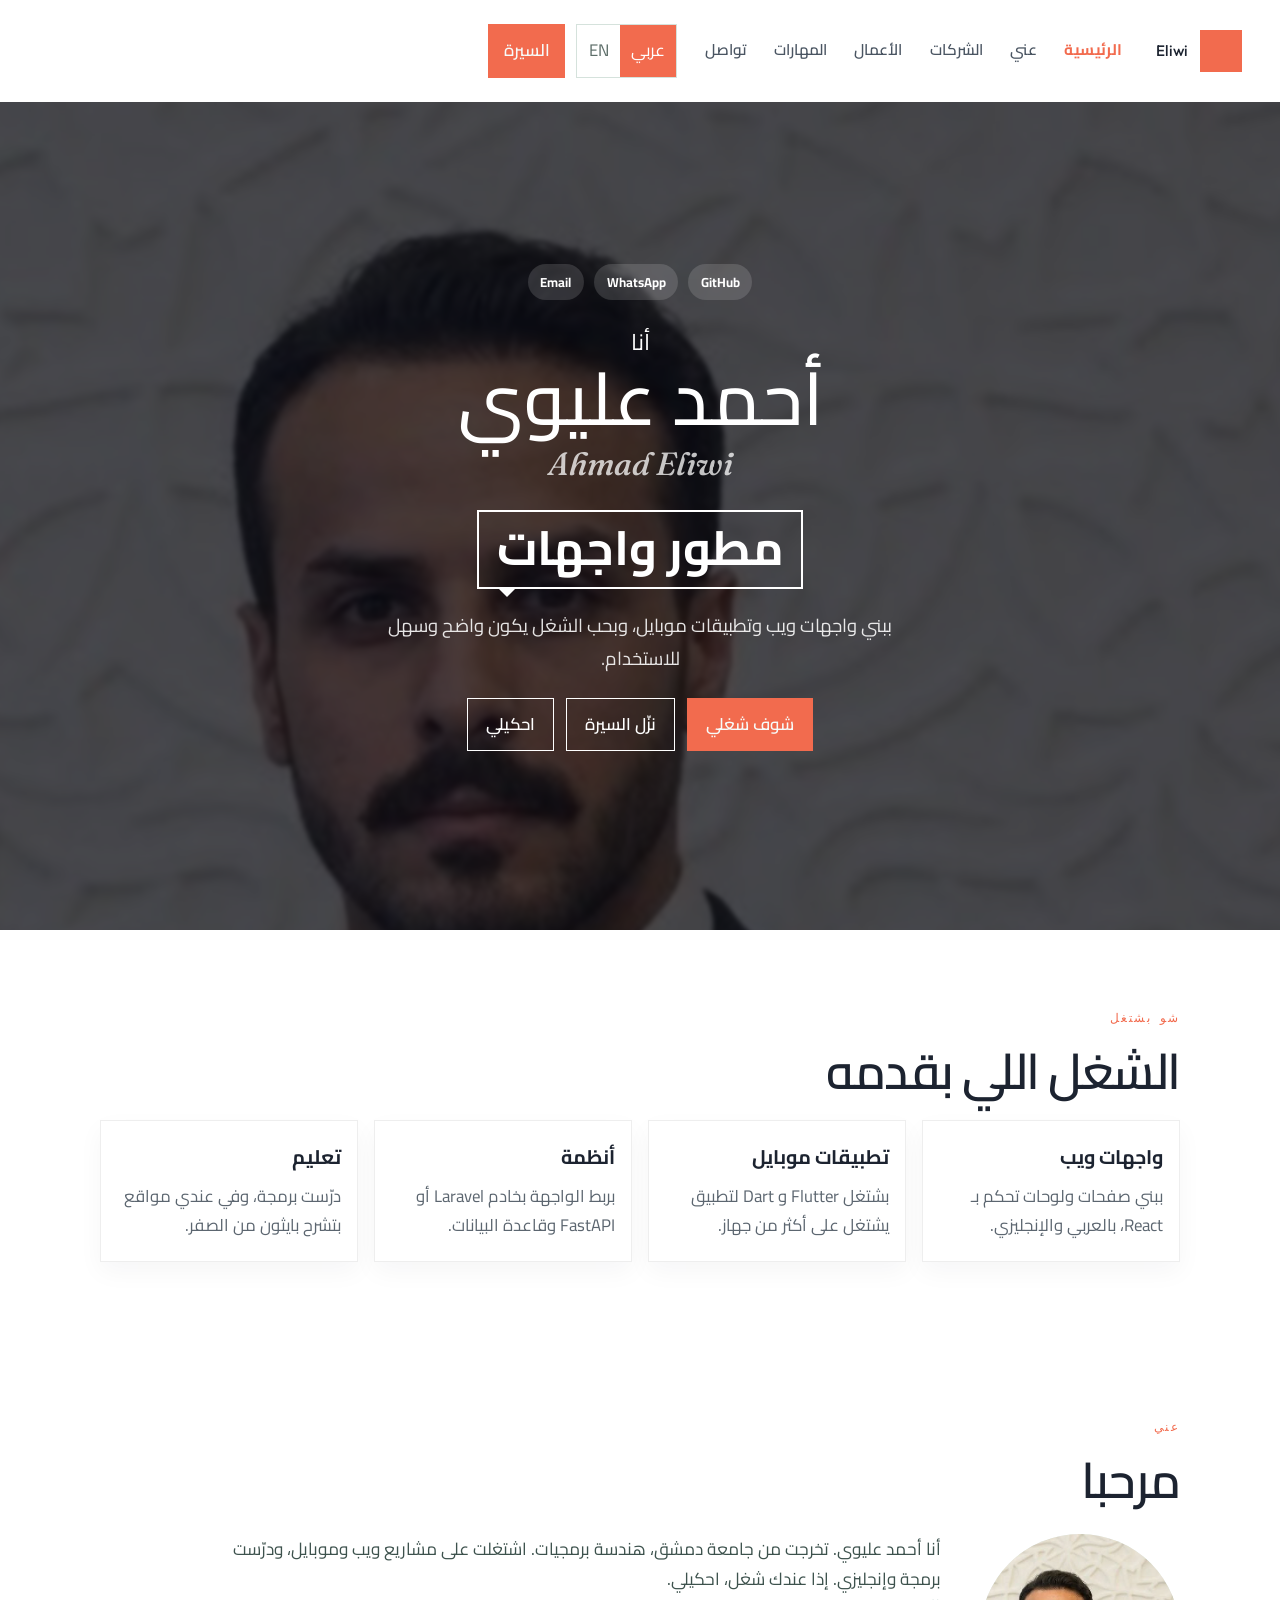
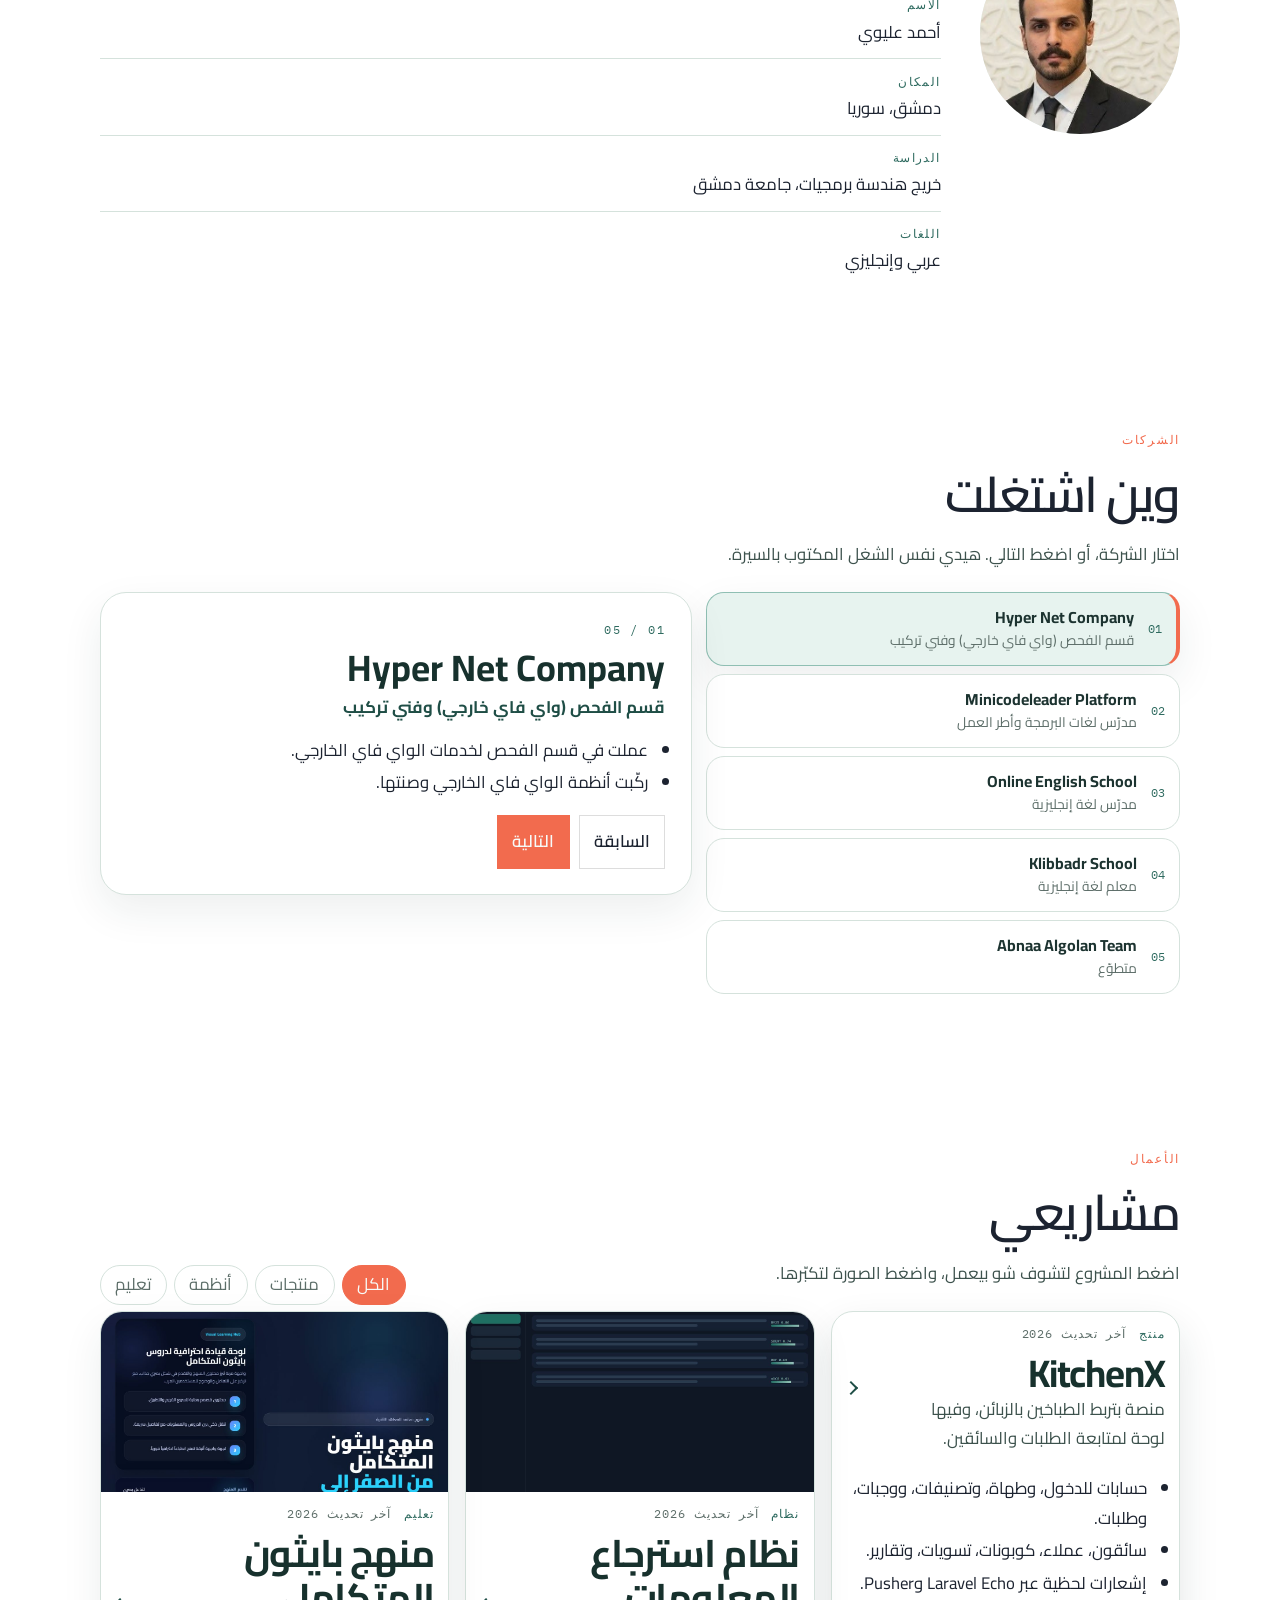
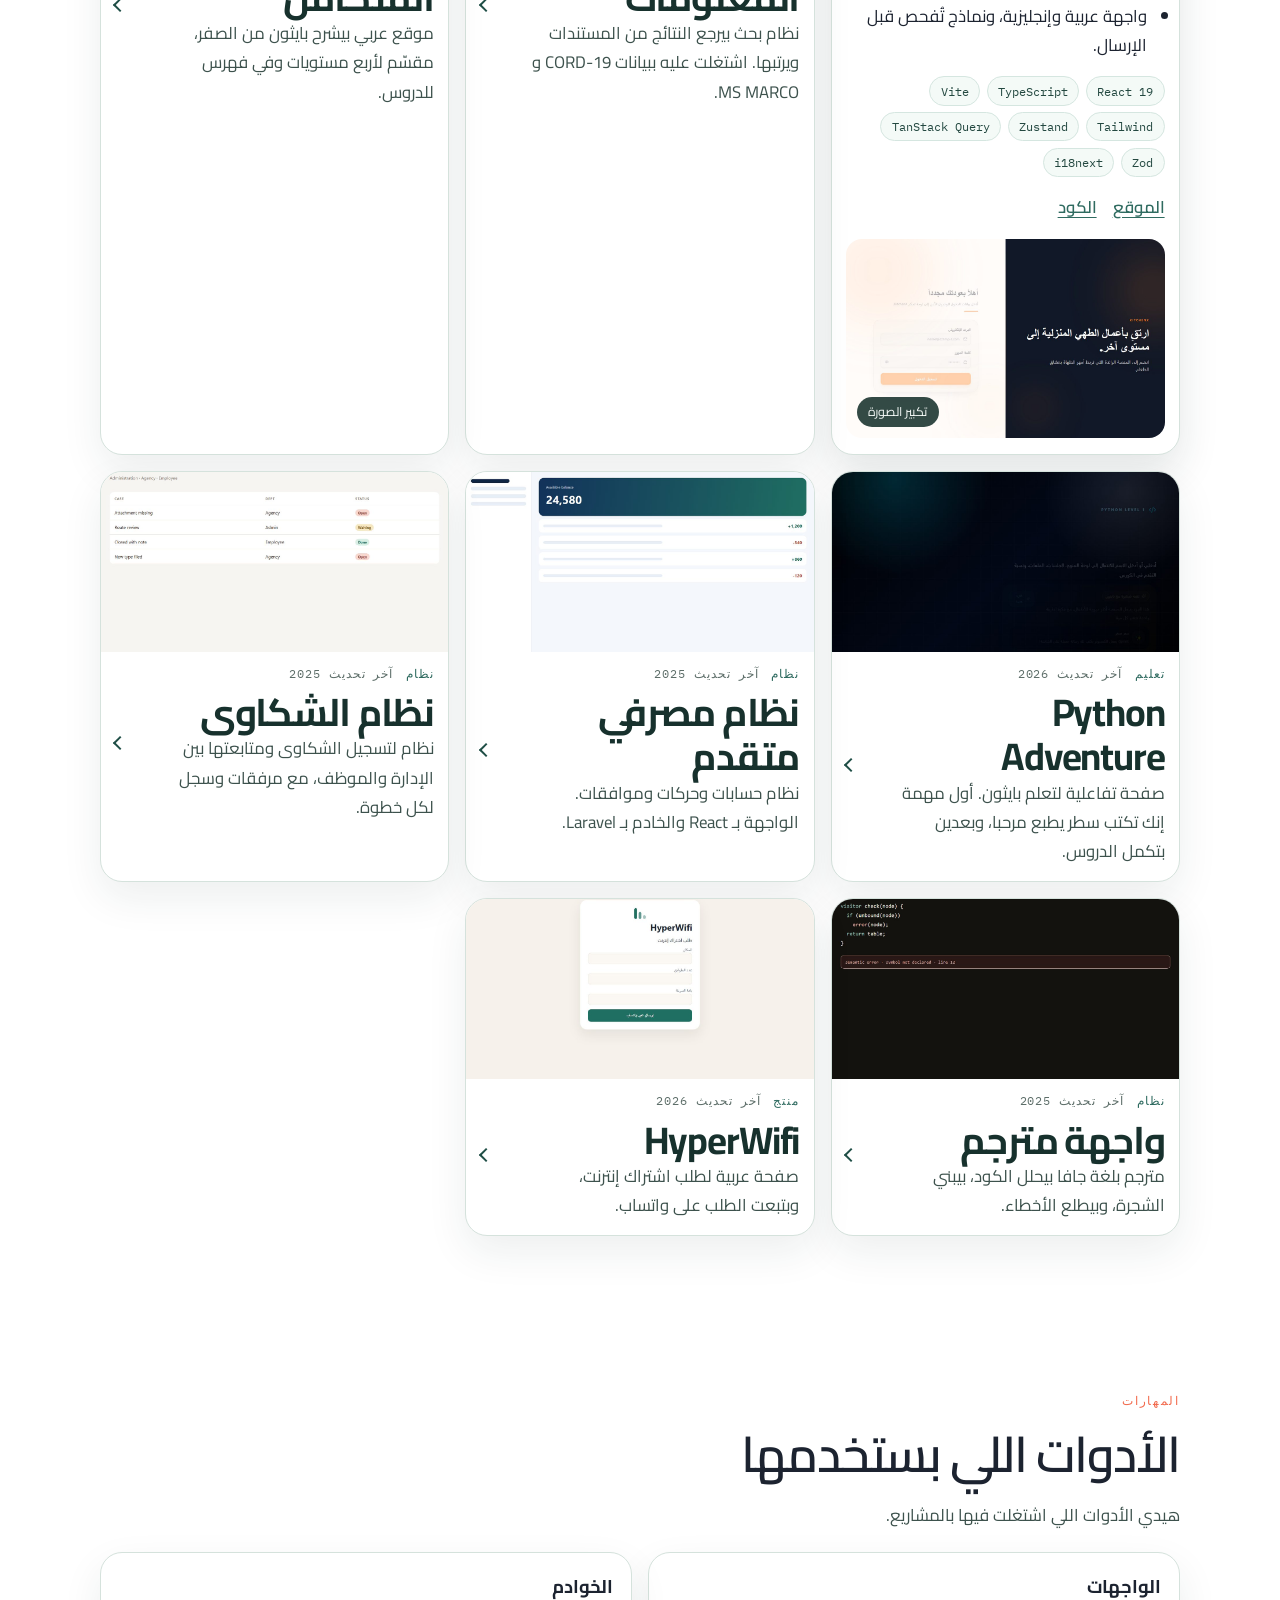
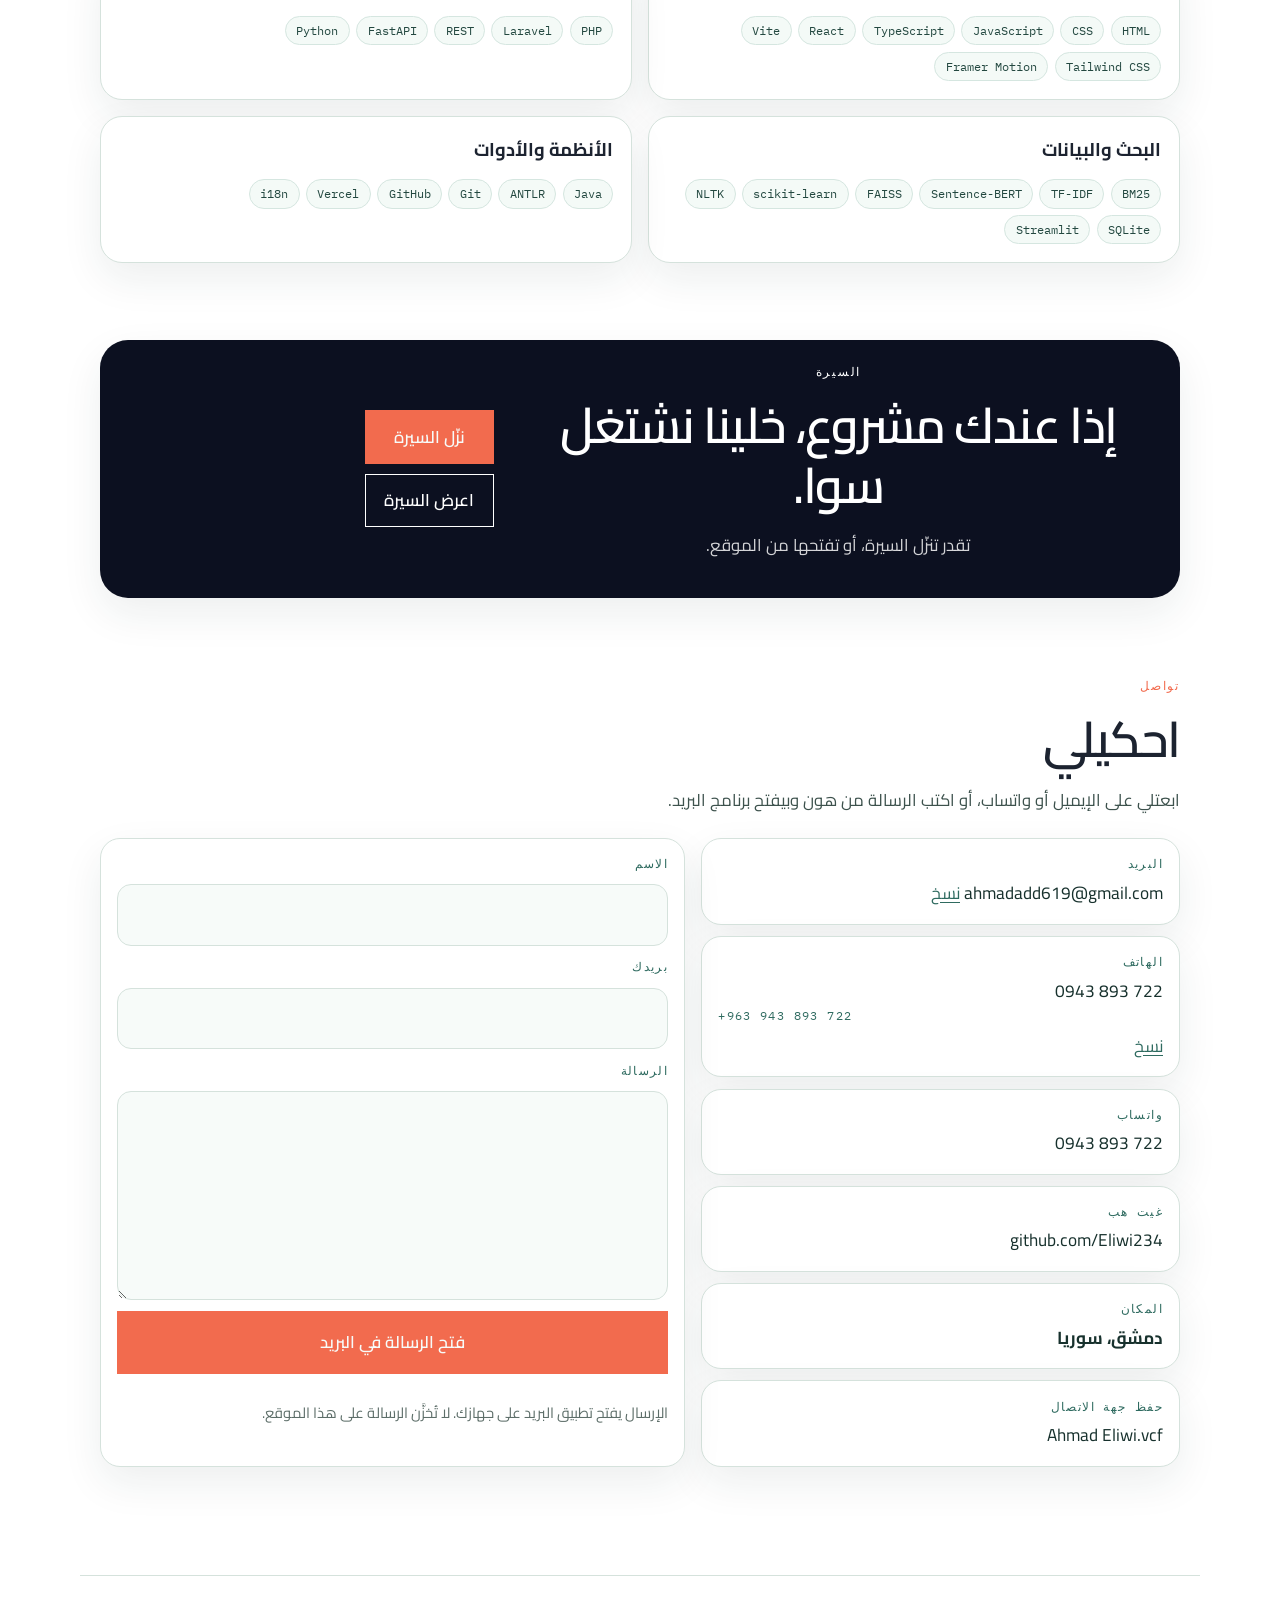
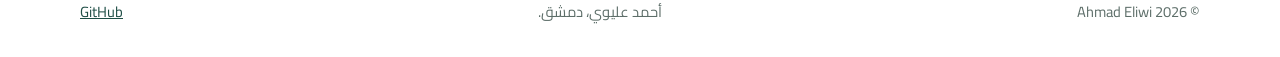
<file: index.html>
<!DOCTYPE html>
<html lang="ar" dir="rtl">
<head>
  <meta charset="UTF-8">
  <meta name="viewport" content="width=device-width, initial-scale=1">
  <meta name="description" content="بورتفوليو أحمد عليوي، مهندس برمجيات خريج جامعة دمشق.">
  <meta name="theme-color" content="#e7eeea">
  <meta name="author" content="Ahmad Eliwi">
  <meta property="og:title" content="أحمد عليوي — مهندس برمجيات">
  <meta property="og:description" content="منتجات ويب، أنظمة، وتجارب تعليمية عربية. دمشق.">
  <meta property="og:type" content="website">
  <meta property="og:url" content="https://eliwi234.github.io/My-portfolio/">
  <link rel="icon" href="assets/favicon.svg" type="image/svg+xml">
  <link rel="stylesheet" href="css/fonts.css">
  <link rel="stylesheet" href="css/styles.css">
  <link rel="stylesheet" href="css/theme.css">
  <title>أحمد عليوي — مهندس برمجيات</title>
  <script>
    (function () {
      var lang = localStorage.getItem("eliwi-lang");
      if (lang !== "en" && lang !== "ar") lang = "ar";
      document.documentElement.lang = lang;
      document.documentElement.dir = lang === "ar" ? "rtl" : "ltr";
    })();
  </script>
  <script type="application/ld+json">
  {
    "@context": "https://schema.org",
    "@type": "Person",
    "name": "Ahmad Eliwi",
    "alternateName": "أحمد عليوي",
    "jobTitle": "Software Engineer",
    "alumniOf": "Damascus University",
    "email": "mailto:ahmadadd619@gmail.com",
    "telephone": "+963943893722",
    "url": "https://github.com/Eliwi234",
    "address": {
      "@type": "PostalAddress",
      "addressLocality": "Damascus",
      "addressCountry": "SY"
    }
  }
  </script>
</head>
<body>
  <a class="skip" href="#content">تخطي إلى المحتوى</a>
  <div class="glow" id="glow" aria-hidden="true"></div>
  <div class="progress" id="progress"></div>

  <header class="nav">
    <a class="brand" href="#top" aria-label="Ahmad Eliwi">
      <span class="brand-mark" aria-hidden="true"></span>
      <span>Eliwi</span>
    </a>
    <button class="nav-toggle" id="nav-toggle" type="button" aria-expanded="false" aria-controls="nav-panel">
      <span></span><span></span>
      <span class="sr" data-i18n="nav.menu">القائمة</span>
    </button>
    <div class="nav-panel" id="nav-panel">
      <nav class="nav-links" aria-label="primary">
        <a href="#top" data-i18n="nav.home">الرئيسية</a>
        <a href="#about" data-i18n="nav.about">عني</a>
        <a href="#companies" data-i18n="nav.companies">الشركات</a>
        <a href="#work" data-i18n="nav.work">الأعمال</a>
        <a href="#skills" data-i18n="nav.skills">المهارات</a>
        <a href="#contact" data-i18n="nav.contact">تواصل</a>
      </nav>
      <div class="nav-tools">
        <div class="lang" role="group" aria-label="language">
          <button type="button" data-lang="ar" aria-pressed="true">عربي</button>
          <button type="button" data-lang="en" aria-pressed="false">EN</button>
        </div>
        <a class="btn small" href="assets/cv/Ahmad-Eliwi-CV.pdf" download>
          <span data-i18n="nav.cv">السيرة</span>
        </a>
      </div>
    </div>
  </header>

  <main id="content">
    <section class="hero" id="top">
      <div class="hero-bg" style="background-image:url(assets/cv/photo.jpg)"></div>
      <div class="hero-shade"></div>
      <div class="hero-center">
        <div class="hero-social">
          <a href="https://github.com/Eliwi234" target="_blank" rel="noreferrer">GitHub</a>
          <a href="https://wa.me/963943893722" target="_blank" rel="noreferrer">WhatsApp</a>
          <a href="mailto:ahmadadd619@gmail.com">Email</a>
        </div>
        <p class="hero-iam" data-i18n="hero.iam">أنا</p>
        <h1 class="hero-name" id="hero-name"><span>أحمد عليوي</span></h1>
        <p class="hero-alt" id="hero-alt">Ahmad Eliwi</p>
        <p class="role-box" id="role-rotate">مهندس برمجيات</p>
        <p class="hero-lead" data-i18n="hero.lead"></p>
        <div class="hero-actions">
          <a class="btn" href="#work" data-i18n="hero.primary">شوف شغلي</a>
          <a class="btn ghost" href="assets/cv/Ahmad-Eliwi-CV.pdf" download data-i18n="cv.download">نزّل السيرة</a>
          <a class="btn ghost" href="#contact" data-i18n="hero.secondary">احكيلي</a>
        </div>
      </div>
    </section>

    <section class="section reveal" id="services">
      <div class="section-head">
        <p class="kicker" data-i18n="services.kicker">شو بشتغل</p>
        <h2 data-i18n="services.title">الشغل اللي بقدمه</h2>
      </div>
      <div class="service-grid">
        <article><h3 data-i18n="services.s1t"></h3><p data-i18n="services.s1d"></p></article>
        <article><h3 data-i18n="services.s2t"></h3><p data-i18n="services.s2d"></p></article>
        <article><h3 data-i18n="services.s3t"></h3><p data-i18n="services.s3d"></p></article>
        <article><h3 data-i18n="services.s4t"></h3><p data-i18n="services.s4d"></p></article>
      </div>
    </section>

    <section class="section reveal" id="about">
      <div class="section-head">
        <p class="kicker" data-i18n="about.kicker">عني</p>
        <h2 data-i18n="about.title"></h2>
      </div>
      <div class="about-grid">
        <div class="portrait-frame">
          <img id="portrait" src="assets/cv/photo.jpg" alt="">
          <span class="monogram" aria-hidden="true">أع</span>
        </div>
        <div>
          <p class="about-body" data-i18n="about.body"></p>
          <dl class="about-list">
          <div><dt data-i18n="about.p1t"></dt><dd data-i18n="about.p1d"></dd></div>
          <div><dt data-i18n="about.p2t"></dt><dd data-i18n="about.p2d"></dd></div>
          <div><dt data-i18n="about.p3t"></dt><dd data-i18n="about.p3d"></dd></div>
          <div><dt data-i18n="about.p4t"></dt><dd data-i18n="about.p4d"></dd></div>
          </dl>
        </div>
      </div>
    </section>

    <section class="section reveal" id="companies">
      <div class="section-head">
        <p class="kicker" data-i18n="companies.kicker">الشركات</p>
        <h2 data-i18n="companies.title"></h2>
        <p class="section-lead" data-i18n="companies.lead"></p>
      </div>
      <div id="company-board" class="company-board"></div>
    </section>

    <section class="section reveal" id="work">
      <div class="section-head split">
        <div>
          <p class="kicker" data-i18n="work.kicker">الأعمال</p>
          <h2 data-i18n="work.title"></h2>
          <p class="section-lead" data-i18n="work.lead"></p>
        </div>
        <div class="filters" role="group">
          <button type="button" data-filter="all" aria-pressed="true" data-i18n="filter.all">الكل</button>
          <button type="button" data-filter="product" aria-pressed="false" data-i18n="filter.product">منتجات</button>
          <button type="button" data-filter="system" aria-pressed="false" data-i18n="filter.system">أنظمة</button>
          <button type="button" data-filter="learning" aria-pressed="false" data-i18n="filter.learning">تعليم</button>
        </div>
      </div>
      <div id="work-list" class="work-list"></div>
    </section>

    <section class="section reveal" id="skills">
      <div class="section-head">
        <p class="kicker" data-i18n="skills.kicker">المهارات</p>
        <h2 data-i18n="skills.title"></h2>
        <p class="section-lead" data-i18n="skills.lead"></p>
      </div>
      <div id="skill-groups" class="skill-groups"></div>
    </section>

    <section class="cv-band reveal" id="cv">
      <div>
        <p class="kicker" data-i18n="cv.kicker">السيرة الذاتية</p>
        <h2 data-i18n="cv.title"></h2>
        <p data-i18n="cv.lead"></p>
      </div>
      <div class="cv-actions">
        <a class="btn" href="assets/cv/Ahmad-Eliwi-CV.pdf" download data-i18n="cv.download">تنزيل السيرة PDF</a>
        <a class="btn ghost" href="cv.html" data-i18n="cv.view">عرض السيرة</a>
      </div>
      <aside class="paper" aria-hidden="true">
        <strong>Ahmad Eliwi</strong>
        <span>Software Engineer</span>
        <span>Damascus University</span>
        <span>ahmadadd619@gmail.com</span>
        <span>+963 943 893 722</span>
        <em></em><em></em><em></em>
      </aside>
    </section>

    <section class="section contact reveal" id="contact">
      <div class="section-head">
        <p class="kicker" data-i18n="contact.kicker">تواصل</p>
        <h2 data-i18n="contact.title"></h2>
        <p class="section-lead" data-i18n="contact.lead"></p>
      </div>

      <div class="contact-grid">
        <div class="channels">
          <article>
            <p data-i18n="contact.email">البريد</p>
            <a href="mailto:ahmadadd619@gmail.com">ahmadadd619@gmail.com</a>
            <button type="button" data-copy="ahmadadd619@gmail.com" data-i18n="contact.copy">نسخ</button>
          </article>
          <article>
            <p data-i18n="contact.phone">الهاتف</p>
            <a href="tel:+963943893722">0943 893 722</a>
            <span class="sub ltr">+963 943 893 722</span>
            <button type="button" data-copy="+963943893722" data-i18n="contact.copy">نسخ</button>
          </article>
          <article>
            <p data-i18n="contact.whatsapp">واتساب</p>
            <a href="https://wa.me/963943893722" target="_blank" rel="noreferrer">0943 893 722</a>
          </article>
          <article>
            <p data-i18n="contact.github">غيت هب</p>
            <a href="https://github.com/Eliwi234" target="_blank" rel="noreferrer">github.com/Eliwi234</a>
          </article>
          <article>
            <p data-i18n="contact.location">المكان</p>
            <strong data-i18n="about.p2d">دمشق، سوريا</strong>
          </article>
          <article>
            <p data-i18n="contact.save">حفظ جهة الاتصال</p>
            <a href="assets/contact/Ahmad-Eliwi.vcf" download>Ahmad Eliwi.vcf</a>
          </article>
        </div>

        <form id="contact-form" class="form">
          <label>
            <span data-i18n="contact.formName">الاسم</span>
            <input id="form-name" name="name" type="text" required autocomplete="name">
          </label>
          <label>
            <span data-i18n="contact.formEmail">بريدك</span>
            <input id="form-email" name="email" type="email" required autocomplete="email">
          </label>
          <label>
            <span data-i18n="contact.formMessage">الرسالة</span>
            <textarea id="form-message" name="message" rows="6" required></textarea>
          </label>
          <button class="btn" type="submit" data-i18n="contact.send">فتح الرسالة في البريد</button>
          <p class="quiet" data-i18n="contact.note"></p>
        </form>
      </div>
    </section>
  </main>

  <footer class="footer">
    <span>© <span id="year">2026</span> Ahmad Eliwi</span>
    <span data-i18n="footer.note"></span>
    <a href="https://github.com/Eliwi234" target="_blank" rel="noreferrer">GitHub</a>
  </footer>

  <div id="lightbox" class="lightbox" hidden>
    <button type="button" class="lightbox-close" id="lightbox-close" data-i18n="project.close">إغلاق</button>
    <img id="lightbox-img" alt="">
  </div>
  <div id="toast" role="status"></div>
  <noscript><p class="noscript">فعّل JavaScript لعرض المشاريع وتبديل اللغة.</p></noscript>

  <script src="js/content.js"></script>
  <script src="js/main.js"></script>
</body>
</html>
</file>
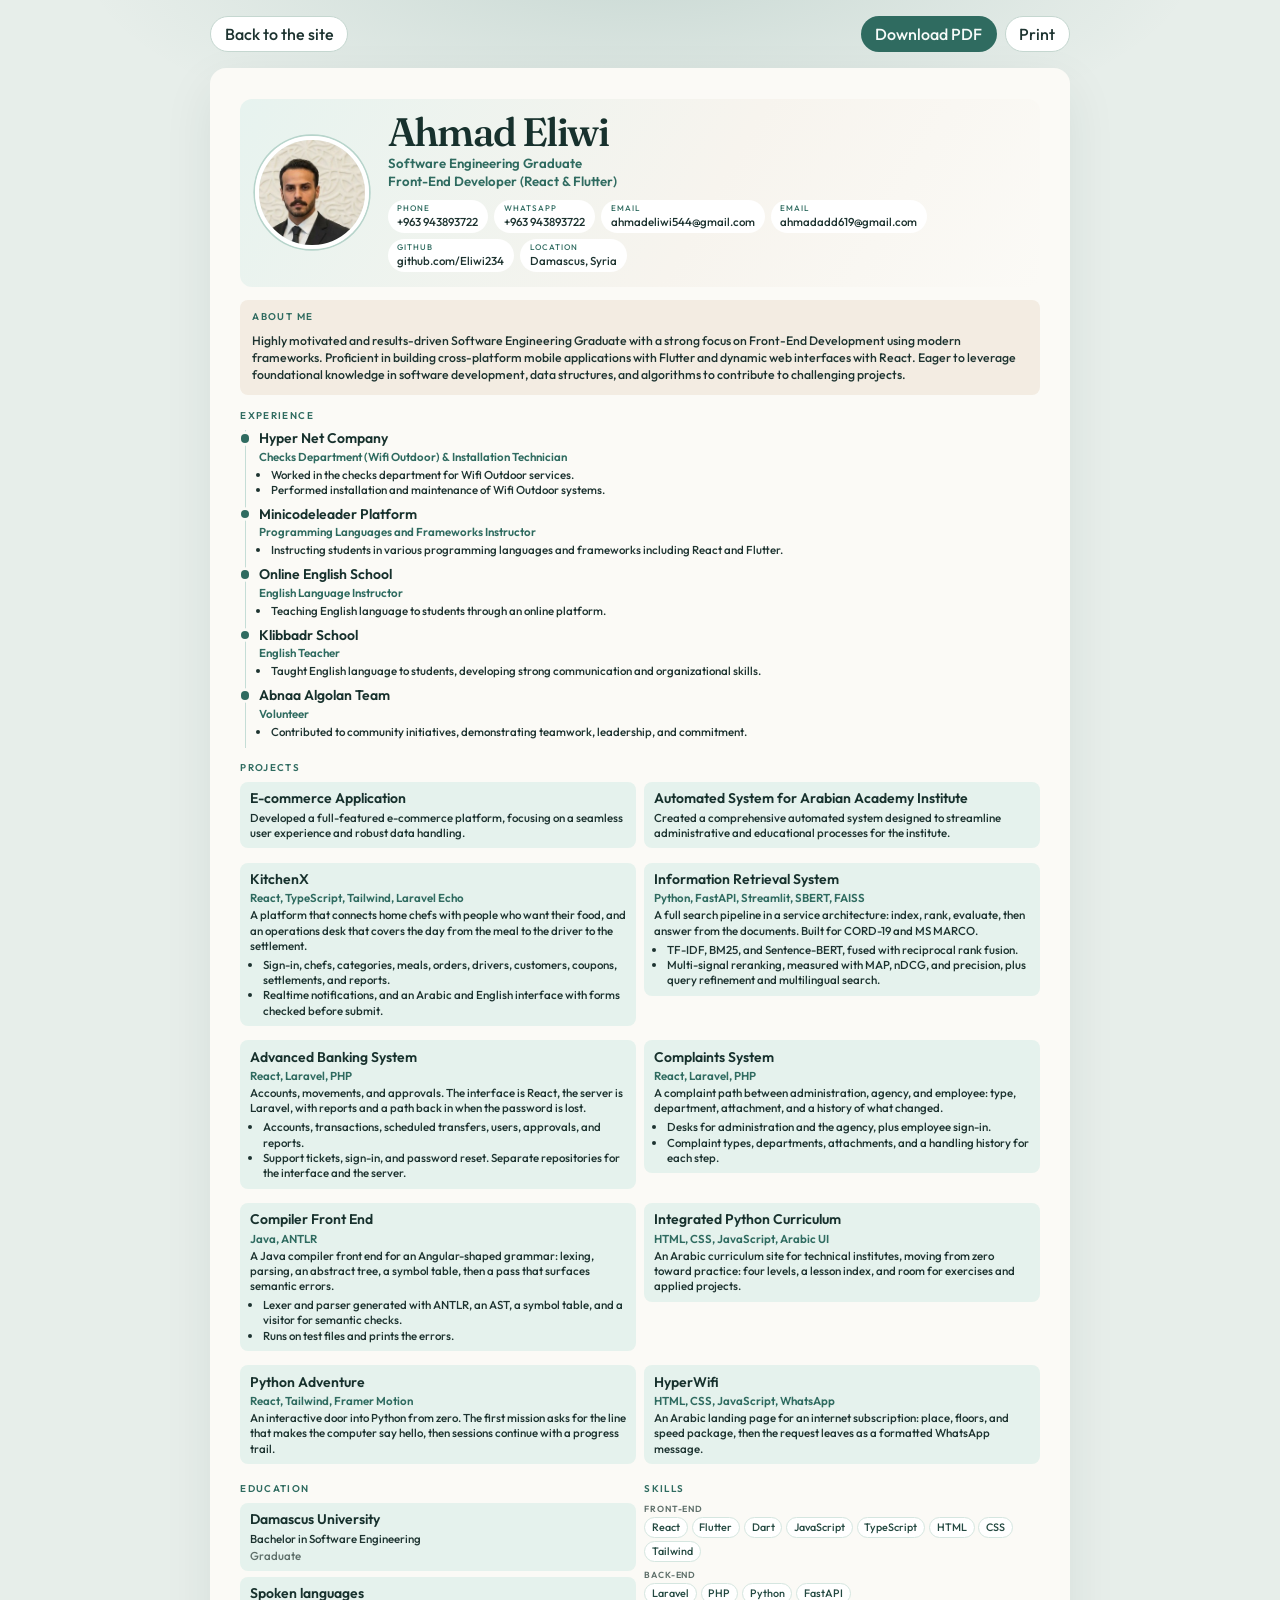
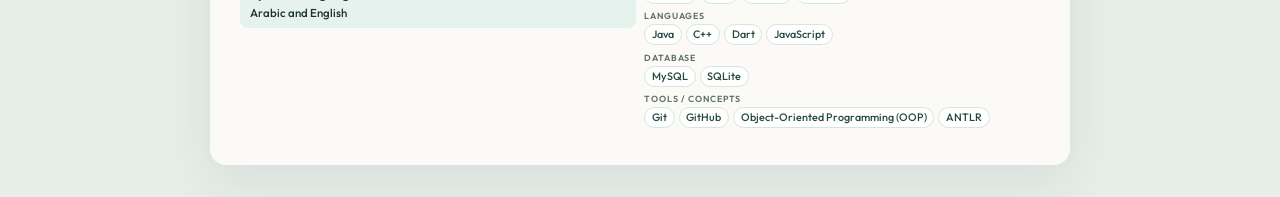
<file: cv.html>
<!DOCTYPE html>
<html lang="en" dir="ltr">
<head>
  <meta charset="UTF-8">
  <meta name="viewport" content="width=device-width, initial-scale=1">
  <title>Ahmad Eliwi — CV</title>
  <link rel="icon" href="assets/favicon.svg" type="image/svg+xml">
  <link rel="stylesheet" href="css/fonts.css">
  <link rel="stylesheet" href="css/cv.css">
</head>
<body>
  <div class="top">
    <a href="index.html">Back to the site</a>
    <div class="top-actions">
      <a class="solid" href="assets/cv/Ahmad-Eliwi-CV.pdf" download>Download PDF</a>
      <a href="#" onclick="window.print(); return false;">Print</a>
    </div>
  </div>

  <article class="sheet">
    <header class="head">
      <img class="photo" src="assets/cv/photo.jpg" alt="Ahmad Eliwi">
      <div class="who">
        <h1>Ahmad Eliwi</h1>
        <p class="role">Software Engineering Graduate<br>Front-End Developer (React &amp; Flutter)</p>
        <ul class="contact">
          <li><span>Phone</span><a href="tel:+963943893722">+963 943893722</a></li>
          <li><span>WhatsApp</span><a href="https://wa.me/963943893722">+963 943893722</a></li>
          <li><span>Email</span><a href="mailto:ahmadeliwi544@gmail.com">ahmadeliwi544@gmail.com</a></li>
          <li><span>Email</span><a href="mailto:ahmadadd619@gmail.com">ahmadadd619@gmail.com</a></li>
          <li><span>GitHub</span><a href="https://github.com/Eliwi234">github.com/Eliwi234</a></li>
          <li><span>Location</span>Damascus, Syria</li>
        </ul>
      </div>
    </header>

    <section class="about">
      <h2>About Me</h2>
      <p>Highly motivated and results-driven Software Engineering Graduate with a strong focus on Front-End Development using modern frameworks. Proficient in building cross-platform mobile applications with Flutter and dynamic web interfaces with React. Eager to leverage foundational knowledge in software development, data structures, and algorithms to contribute to challenging projects.</p>
    </section>

    <div class="body">
      <section class="experience">
        <h2>Experience</h2>

        <div class="jobs">
        <article class="job">
          <h3>Hyper Net Company</h3>
          <p class="position">Checks Department (Wifi Outdoor) &amp; Installation Technician</p>
          <ul>
            <li>Worked in the checks department for Wifi Outdoor services.</li>
            <li>Performed installation and maintenance of Wifi Outdoor systems.</li>
          </ul>
        </article>

        <article class="job">
          <h3>Minicodeleader Platform</h3>
          <p class="position">Programming Languages and Frameworks Instructor</p>
          <ul>
            <li>Instructing students in various programming languages and frameworks including React and Flutter.</li>
          </ul>
        </article>

        <article class="job">
          <h3>Online English School</h3>
          <p class="position">English Language Instructor</p>
          <ul>
            <li>Teaching English language to students through an online platform.</li>
          </ul>
        </article>

        <article class="job">
          <h3>Klibbadr School</h3>
          <p class="position">English Teacher</p>
          <ul>
            <li>Taught English language to students, developing strong communication and organizational skills.</li>
          </ul>
        </article>

        <article class="job">
          <h3>Abnaa Algolan Team</h3>
          <p class="position">Volunteer</p>
          <ul>
            <li>Contributed to community initiatives, demonstrating teamwork, leadership, and commitment.</li>
          </ul>
        </article>
        </div>
      </section>

    </div>

    <section class="block">
      <h2>Projects</h2>
      <div class="projects">
        <article class="card">
          <h3>E-commerce Application</h3>
          <p>Developed a full-featured e-commerce platform, focusing on a seamless user experience and robust data handling.</p>
        </article>
        <article class="card">
          <h3>Automated System for Arabian Academy Institute</h3>
          <p>Created a comprehensive automated system designed to streamline administrative and educational processes for the institute.</p>
        </article>
        <article class="card">
          <h3>KitchenX</h3>
          <p class="meta">React, TypeScript, Tailwind, Laravel Echo</p>
          <p>A platform that connects home chefs with people who want their food, and an operations desk that covers the day from the meal to the driver to the settlement.</p>
          <ul>
            <li>Sign-in, chefs, categories, meals, orders, drivers, customers, coupons, settlements, and reports.</li>
            <li>Realtime notifications, and an Arabic and English interface with forms checked before submit.</li>
          </ul>
        </article>
        <article class="card">
          <h3>Information Retrieval System</h3>
          <p class="meta">Python, FastAPI, Streamlit, SBERT, FAISS</p>
          <p>A full search pipeline in a service architecture: index, rank, evaluate, then answer from the documents. Built for CORD-19 and MS MARCO.</p>
          <ul>
            <li>TF-IDF, BM25, and Sentence-BERT, fused with reciprocal rank fusion.</li>
            <li>Multi-signal reranking, measured with MAP, nDCG, and precision, plus query refinement and multilingual search.</li>
          </ul>
        </article>
        <article class="card">
          <h3>Advanced Banking System</h3>
          <p class="meta">React, Laravel, PHP</p>
          <p>Accounts, movements, and approvals. The interface is React, the server is Laravel, with reports and a path back in when the password is lost.</p>
          <ul>
            <li>Accounts, transactions, scheduled transfers, users, approvals, and reports.</li>
            <li>Support tickets, sign-in, and password reset. Separate repositories for the interface and the server.</li>
          </ul>
        </article>
        <article class="card">
          <h3>Complaints System</h3>
          <p class="meta">React, Laravel, PHP</p>
          <p>A complaint path between administration, agency, and employee: type, department, attachment, and a history of what changed.</p>
          <ul>
            <li>Desks for administration and the agency, plus employee sign-in.</li>
            <li>Complaint types, departments, attachments, and a handling history for each step.</li>
          </ul>
        </article>
        <article class="card">
          <h3>Compiler Front End</h3>
          <p class="meta">Java, ANTLR</p>
          <p>A Java compiler front end for an Angular-shaped grammar: lexing, parsing, an abstract tree, a symbol table, then a pass that surfaces semantic errors.</p>
          <ul>
            <li>Lexer and parser generated with ANTLR, an AST, a symbol table, and a visitor for semantic checks.</li>
            <li>Runs on test files and prints the errors.</li>
          </ul>
        </article>
        <article class="card">
          <h3>Integrated Python Curriculum</h3>
          <p class="meta">HTML, CSS, JavaScript, Arabic UI</p>
          <p>An Arabic curriculum site for technical institutes, moving from zero toward practice: four levels, a lesson index, and room for exercises and applied projects.</p>
        </article>
        <article class="card">
          <h3>Python Adventure</h3>
          <p class="meta">React, Tailwind, Framer Motion</p>
          <p>An interactive door into Python from zero. The first mission asks for the line that makes the computer say hello, then sessions continue with a progress trail.</p>
        </article>
        <article class="card">
          <h3>HyperWifi</h3>
          <p class="meta">HTML, CSS, JavaScript, WhatsApp</p>
          <p>An Arabic landing page for an internet subscription: place, floors, and speed package, then the request leaves as a formatted WhatsApp message.</p>
        </article>
      </div>
    </section>

    <div class="split">
      <section>
        <h2>Education</h2>
        <article class="card">
          <h3>Damascus University</h3>
          <p>Bachelor in Software Engineering</p>
          <p class="note">Graduate</p>
        </article>
        <article class="card">
          <h3>Spoken languages</h3>
          <p>Arabic and English</p>
        </article>
      </section>

      <section>
        <h2>Skills</h2>
        <div class="group">
          <h3>Front-End</h3>
          <div class="pills"><span>React</span><span>Flutter</span><span>Dart</span><span>JavaScript</span><span>TypeScript</span><span>HTML</span><span>CSS</span><span>Tailwind</span></div>
        </div>
        <div class="group">
          <h3>Back-End</h3>
          <div class="pills"><span>Laravel</span><span>PHP</span><span>Python</span><span>FastAPI</span></div>
        </div>
        <div class="group">
          <h3>Languages</h3>
          <div class="pills"><span>Java</span><span>C++</span><span>Dart</span><span>JavaScript</span></div>
        </div>
        <div class="group">
          <h3>Database</h3>
          <div class="pills"><span>MySQL</span><span>SQLite</span></div>
        </div>
        <div class="group">
          <h3>Tools / Concepts</h3>
          <div class="pills"><span>Git</span><span>GitHub</span><span>Object-Oriented Programming (OOP)</span><span>ANTLR</span></div>
        </div>
      </section>
    </div>
  </article>
</body>
</html>
</file>
<file: css/fonts.css>
/* arabic */
@font-face {
  font-family: 'Cairo';
  font-style: normal;
  font-weight: 400;
  font-display: swap;
  src: url(../assets/fonts/SLXVc1nY6HkvangtZmpQdkhzfH5lkSscQyyS4J0.woff2) format('woff2');
  unicode-range: U+0600-06FF, U+0750-077F, U+0870-088E, U+0890-0891, U+0897-08E1, U+08E3-08FF, U+200C-200E, U+2010-2011, U+204F, U+2E41, U+FB50-FDFF, U+FE70-FE74, U+FE76-FEFC, U+102E0-102FB, U+10E60-10E7E, U+10EC2-10EC4, U+10EFC-10EFF, U+1EE00-1EE03, U+1EE05-1EE1F, U+1EE21-1EE22, U+1EE24, U+1EE27, U+1EE29-1EE32, U+1EE34-1EE37, U+1EE39, U+1EE3B, U+1EE42, U+1EE47, U+1EE49, U+1EE4B, U+1EE4D-1EE4F, U+1EE51-1EE52, U+1EE54, U+1EE57, U+1EE59, U+1EE5B, U+1EE5D, U+1EE5F, U+1EE61-1EE62, U+1EE64, U+1EE67-1EE6A, U+1EE6C-1EE72, U+1EE74-1EE77, U+1EE79-1EE7C, U+1EE7E, U+1EE80-1EE89, U+1EE8B-1EE9B, U+1EEA1-1EEA3, U+1EEA5-1EEA9, U+1EEAB-1EEBB, U+1EEF0-1EEF1;
}
/* latin-ext */
@font-face {
  font-family: 'Cairo';
  font-style: normal;
  font-weight: 400;
  font-display: swap;
  src: url(../assets/fonts/SLXVc1nY6HkvangtZmpQdkhzfH5lkSscSCyS4J0.woff2) format('woff2');
  unicode-range: U+0100-02BA, U+02BD-02C5, U+02C7-02CC, U+02CE-02D7, U+02DD-02FF, U+0304, U+0308, U+0329, U+1D00-1DBF, U+1E00-1E9F, U+1EF2-1EFF, U+2020, U+20A0-20AB, U+20AD-20C0, U+2113, U+2C60-2C7F, U+A720-A7FF;
}
/* latin */
@font-face {
  font-family: 'Cairo';
  font-style: normal;
  font-weight: 400;
  font-display: swap;
  src: url(../assets/fonts/SLXVc1nY6HkvangtZmpQdkhzfH5lkSscRiyS.woff2) format('woff2');
  unicode-range: U+0000-00FF, U+0131, U+0152-0153, U+02BB-02BC, U+02C6, U+02DA, U+02DC, U+0304, U+0308, U+0329, U+2000-206F, U+20AC, U+2122, U+2191, U+2193, U+2212, U+2215, U+FEFF, U+FFFD;
}
/* arabic */
@font-face {
  font-family: 'Cairo';
  font-style: normal;
  font-weight: 500;
  font-display: swap;
  src: url(../assets/fonts/SLXVc1nY6HkvangtZmpQdkhzfH5lkSscQyyS4J0.woff2) format('woff2');
  unicode-range: U+0600-06FF, U+0750-077F, U+0870-088E, U+0890-0891, U+0897-08E1, U+08E3-08FF, U+200C-200E, U+2010-2011, U+204F, U+2E41, U+FB50-FDFF, U+FE70-FE74, U+FE76-FEFC, U+102E0-102FB, U+10E60-10E7E, U+10EC2-10EC4, U+10EFC-10EFF, U+1EE00-1EE03, U+1EE05-1EE1F, U+1EE21-1EE22, U+1EE24, U+1EE27, U+1EE29-1EE32, U+1EE34-1EE37, U+1EE39, U+1EE3B, U+1EE42, U+1EE47, U+1EE49, U+1EE4B, U+1EE4D-1EE4F, U+1EE51-1EE52, U+1EE54, U+1EE57, U+1EE59, U+1EE5B, U+1EE5D, U+1EE5F, U+1EE61-1EE62, U+1EE64, U+1EE67-1EE6A, U+1EE6C-1EE72, U+1EE74-1EE77, U+1EE79-1EE7C, U+1EE7E, U+1EE80-1EE89, U+1EE8B-1EE9B, U+1EEA1-1EEA3, U+1EEA5-1EEA9, U+1EEAB-1EEBB, U+1EEF0-1EEF1;
}
/* latin-ext */
@font-face {
  font-family: 'Cairo';
  font-style: normal;
  font-weight: 500;
  font-display: swap;
  src: url(../assets/fonts/SLXVc1nY6HkvangtZmpQdkhzfH5lkSscSCyS4J0.woff2) format('woff2');
  unicode-range: U+0100-02BA, U+02BD-02C5, U+02C7-02CC, U+02CE-02D7, U+02DD-02FF, U+0304, U+0308, U+0329, U+1D00-1DBF, U+1E00-1E9F, U+1EF2-1EFF, U+2020, U+20A0-20AB, U+20AD-20C0, U+2113, U+2C60-2C7F, U+A720-A7FF;
}
/* latin */
@font-face {
  font-family: 'Cairo';
  font-style: normal;
  font-weight: 500;
  font-display: swap;
  src: url(../assets/fonts/SLXVc1nY6HkvangtZmpQdkhzfH5lkSscRiyS.woff2) format('woff2');
  unicode-range: U+0000-00FF, U+0131, U+0152-0153, U+02BB-02BC, U+02C6, U+02DA, U+02DC, U+0304, U+0308, U+0329, U+2000-206F, U+20AC, U+2122, U+2191, U+2193, U+2212, U+2215, U+FEFF, U+FFFD;
}
/* arabic */
@font-face {
  font-family: 'Cairo';
  font-style: normal;
  font-weight: 600;
  font-display: swap;
  src: url(../assets/fonts/SLXVc1nY6HkvangtZmpQdkhzfH5lkSscQyyS4J0.woff2) format('woff2');
  unicode-range: U+0600-06FF, U+0750-077F, U+0870-088E, U+0890-0891, U+0897-08E1, U+08E3-08FF, U+200C-200E, U+2010-2011, U+204F, U+2E41, U+FB50-FDFF, U+FE70-FE74, U+FE76-FEFC, U+102E0-102FB, U+10E60-10E7E, U+10EC2-10EC4, U+10EFC-10EFF, U+1EE00-1EE03, U+1EE05-1EE1F, U+1EE21-1EE22, U+1EE24, U+1EE27, U+1EE29-1EE32, U+1EE34-1EE37, U+1EE39, U+1EE3B, U+1EE42, U+1EE47, U+1EE49, U+1EE4B, U+1EE4D-1EE4F, U+1EE51-1EE52, U+1EE54, U+1EE57, U+1EE59, U+1EE5B, U+1EE5D, U+1EE5F, U+1EE61-1EE62, U+1EE64, U+1EE67-1EE6A, U+1EE6C-1EE72, U+1EE74-1EE77, U+1EE79-1EE7C, U+1EE7E, U+1EE80-1EE89, U+1EE8B-1EE9B, U+1EEA1-1EEA3, U+1EEA5-1EEA9, U+1EEAB-1EEBB, U+1EEF0-1EEF1;
}
/* latin-ext */
@font-face {
  font-family: 'Cairo';
  font-style: normal;
  font-weight: 600;
  font-display: swap;
  src: url(../assets/fonts/SLXVc1nY6HkvangtZmpQdkhzfH5lkSscSCyS4J0.woff2) format('woff2');
  unicode-range: U+0100-02BA, U+02BD-02C5, U+02C7-02CC, U+02CE-02D7, U+02DD-02FF, U+0304, U+0308, U+0329, U+1D00-1DBF, U+1E00-1E9F, U+1EF2-1EFF, U+2020, U+20A0-20AB, U+20AD-20C0, U+2113, U+2C60-2C7F, U+A720-A7FF;
}
/* latin */
@font-face {
  font-family: 'Cairo';
  font-style: normal;
  font-weight: 600;
  font-display: swap;
  src: url(../assets/fonts/SLXVc1nY6HkvangtZmpQdkhzfH5lkSscRiyS.woff2) format('woff2');
  unicode-range: U+0000-00FF, U+0131, U+0152-0153, U+02BB-02BC, U+02C6, U+02DA, U+02DC, U+0304, U+0308, U+0329, U+2000-206F, U+20AC, U+2122, U+2191, U+2193, U+2212, U+2215, U+FEFF, U+FFFD;
}
/* arabic */
@font-face {
  font-family: 'Cairo';
  font-style: normal;
  font-weight: 700;
  font-display: swap;
  src: url(../assets/fonts/SLXVc1nY6HkvangtZmpQdkhzfH5lkSscQyyS4J0.woff2) format('woff2');
  unicode-range: U+0600-06FF, U+0750-077F, U+0870-088E, U+0890-0891, U+0897-08E1, U+08E3-08FF, U+200C-200E, U+2010-2011, U+204F, U+2E41, U+FB50-FDFF, U+FE70-FE74, U+FE76-FEFC, U+102E0-102FB, U+10E60-10E7E, U+10EC2-10EC4, U+10EFC-10EFF, U+1EE00-1EE03, U+1EE05-1EE1F, U+1EE21-1EE22, U+1EE24, U+1EE27, U+1EE29-1EE32, U+1EE34-1EE37, U+1EE39, U+1EE3B, U+1EE42, U+1EE47, U+1EE49, U+1EE4B, U+1EE4D-1EE4F, U+1EE51-1EE52, U+1EE54, U+1EE57, U+1EE59, U+1EE5B, U+1EE5D, U+1EE5F, U+1EE61-1EE62, U+1EE64, U+1EE67-1EE6A, U+1EE6C-1EE72, U+1EE74-1EE77, U+1EE79-1EE7C, U+1EE7E, U+1EE80-1EE89, U+1EE8B-1EE9B, U+1EEA1-1EEA3, U+1EEA5-1EEA9, U+1EEAB-1EEBB, U+1EEF0-1EEF1;
}
/* latin-ext */
@font-face {
  font-family: 'Cairo';
  font-style: normal;
  font-weight: 700;
  font-display: swap;
  src: url(../assets/fonts/SLXVc1nY6HkvangtZmpQdkhzfH5lkSscSCyS4J0.woff2) format('woff2');
  unicode-range: U+0100-02BA, U+02BD-02C5, U+02C7-02CC, U+02CE-02D7, U+02DD-02FF, U+0304, U+0308, U+0329, U+1D00-1DBF, U+1E00-1E9F, U+1EF2-1EFF, U+2020, U+20A0-20AB, U+20AD-20C0, U+2113, U+2C60-2C7F, U+A720-A7FF;
}
/* latin */
@font-face {
  font-family: 'Cairo';
  font-style: normal;
  font-weight: 700;
  font-display: swap;
  src: url(../assets/fonts/SLXVc1nY6HkvangtZmpQdkhzfH5lkSscRiyS.woff2) format('woff2');
  unicode-range: U+0000-00FF, U+0131, U+0152-0153, U+02BB-02BC, U+02C6, U+02DA, U+02DC, U+0304, U+0308, U+0329, U+2000-206F, U+20AC, U+2122, U+2191, U+2193, U+2212, U+2215, U+FEFF, U+FFFD;
}
/* vietnamese */
@font-face {
  font-family: 'Fraunces';
  font-style: italic;
  font-weight: 520;
  font-display: swap;
  src: url(../assets/fonts/6NU58FyLNQOQZAnv9ZwNjucMHVn85Ni7emAe9lKqZTnbB-gzTK0K1ChjdfeQ_5Y.woff2) format('woff2');
  unicode-range: U+0102-0103, U+0110-0111, U+0128-0129, U+0168-0169, U+01A0-01A1, U+01AF-01B0, U+0300-0301, U+0303-0304, U+0308-0309, U+0323, U+0329, U+1EA0-1EF9, U+20AB;
}
/* latin-ext */
@font-face {
  font-family: 'Fraunces';
  font-style: italic;
  font-weight: 520;
  font-display: swap;
  src: url(../assets/fonts/6NU58FyLNQOQZAnv9ZwNjucMHVn85Ni7emAe9lKqZTnbB-gzTK0K1ChjdPeQ_5Y.woff2) format('woff2');
  unicode-range: U+0100-02BA, U+02BD-02C5, U+02C7-02CC, U+02CE-02D7, U+02DD-02FF, U+0304, U+0308, U+0329, U+1D00-1DBF, U+1E00-1E9F, U+1EF2-1EFF, U+2020, U+20A0-20AB, U+20AD-20C0, U+2113, U+2C60-2C7F, U+A720-A7FF;
}
/* latin */
@font-face {
  font-family: 'Fraunces';
  font-style: italic;
  font-weight: 520;
  font-display: swap;
  src: url(../assets/fonts/6NU58FyLNQOQZAnv9ZwNjucMHVn85Ni7emAe9lKqZTnbB-gzTK0K1ChjeveQ.woff2) format('woff2');
  unicode-range: U+0000-00FF, U+0131, U+0152-0153, U+02BB-02BC, U+02C6, U+02DA, U+02DC, U+0304, U+0308, U+0329, U+2000-206F, U+20AC, U+2122, U+2191, U+2193, U+2212, U+2215, U+FEFF, U+FFFD;
}
/* vietnamese */
@font-face {
  font-family: 'Fraunces';
  font-style: normal;
  font-weight: 560;
  font-display: swap;
  src: url(../assets/fonts/6NU78FyLNQOQZAnv9bYEvDiIdE9Ea92uemAk_WBq8U_9v0c2Wa0KxCBTeO-U.woff2) format('woff2');
  unicode-range: U+0102-0103, U+0110-0111, U+0128-0129, U+0168-0169, U+01A0-01A1, U+01AF-01B0, U+0300-0301, U+0303-0304, U+0308-0309, U+0323, U+0329, U+1EA0-1EF9, U+20AB;
}
/* latin-ext */
@font-face {
  font-family: 'Fraunces';
  font-style: normal;
  font-weight: 560;
  font-display: swap;
  src: url(../assets/fonts/6NU78FyLNQOQZAnv9bYEvDiIdE9Ea92uemAk_WBq8U_9v0c2Wa0KxCFTeO-U.woff2) format('woff2');
  unicode-range: U+0100-02BA, U+02BD-02C5, U+02C7-02CC, U+02CE-02D7, U+02DD-02FF, U+0304, U+0308, U+0329, U+1D00-1DBF, U+1E00-1E9F, U+1EF2-1EFF, U+2020, U+20A0-20AB, U+20AD-20C0, U+2113, U+2C60-2C7F, U+A720-A7FF;
}
/* latin */
@font-face {
  font-family: 'Fraunces';
  font-style: normal;
  font-weight: 560;
  font-display: swap;
  src: url(../assets/fonts/6NU78FyLNQOQZAnv9bYEvDiIdE9Ea92uemAk_WBq8U_9v0c2Wa0KxC9TeA.woff2) format('woff2');
  unicode-range: U+0000-00FF, U+0131, U+0152-0153, U+02BB-02BC, U+02C6, U+02DA, U+02DC, U+0304, U+0308, U+0329, U+2000-206F, U+20AC, U+2122, U+2191, U+2193, U+2212, U+2215, U+FEFF, U+FFFD;
}
/* vietnamese */
@font-face {
  font-family: 'Fraunces';
  font-style: normal;
  font-weight: 640;
  font-display: swap;
  src: url(../assets/fonts/6NU78FyLNQOQZAnv9bYEvDiIdE9Ea92uemAk_WBq8U_9v0c2Wa0KxCBTeO-U.woff2) format('woff2');
  unicode-range: U+0102-0103, U+0110-0111, U+0128-0129, U+0168-0169, U+01A0-01A1, U+01AF-01B0, U+0300-0301, U+0303-0304, U+0308-0309, U+0323, U+0329, U+1EA0-1EF9, U+20AB;
}
/* latin-ext */
@font-face {
  font-family: 'Fraunces';
  font-style: normal;
  font-weight: 640;
  font-display: swap;
  src: url(../assets/fonts/6NU78FyLNQOQZAnv9bYEvDiIdE9Ea92uemAk_WBq8U_9v0c2Wa0KxCFTeO-U.woff2) format('woff2');
  unicode-range: U+0100-02BA, U+02BD-02C5, U+02C7-02CC, U+02CE-02D7, U+02DD-02FF, U+0304, U+0308, U+0329, U+1D00-1DBF, U+1E00-1E9F, U+1EF2-1EFF, U+2020, U+20A0-20AB, U+20AD-20C0, U+2113, U+2C60-2C7F, U+A720-A7FF;
}
/* latin */
@font-face {
  font-family: 'Fraunces';
  font-style: normal;
  font-weight: 640;
  font-display: swap;
  src: url(../assets/fonts/6NU78FyLNQOQZAnv9bYEvDiIdE9Ea92uemAk_WBq8U_9v0c2Wa0KxC9TeA.woff2) format('woff2');
  unicode-range: U+0000-00FF, U+0131, U+0152-0153, U+02BB-02BC, U+02C6, U+02DA, U+02DC, U+0304, U+0308, U+0329, U+2000-206F, U+20AC, U+2122, U+2191, U+2193, U+2212, U+2215, U+FEFF, U+FFFD;
}
/* cyrillic-ext */
@font-face {
  font-family: 'IBM Plex Mono';
  font-style: normal;
  font-weight: 400;
  font-display: swap;
  src: url(../assets/fonts/-F63fjptAgt5VM-kVkqdyU8n1iIq129k.woff2) format('woff2');
  unicode-range: U+0460-052F, U+1C80-1C8A, U+20B4, U+2DE0-2DFF, U+A640-A69F, U+FE2E-FE2F;
}
/* cyrillic */
@font-face {
  font-family: 'IBM Plex Mono';
  font-style: normal;
  font-weight: 400;
  font-display: swap;
  src: url(../assets/fonts/-F63fjptAgt5VM-kVkqdyU8n1isq129k.woff2) format('woff2');
  unicode-range: U+0301, U+0400-045F, U+0490-0491, U+04B0-04B1, U+2116;
}
/* vietnamese */
@font-face {
  font-family: 'IBM Plex Mono';
  font-style: normal;
  font-weight: 400;
  font-display: swap;
  src: url(../assets/fonts/-F63fjptAgt5VM-kVkqdyU8n1iAq129k.woff2) format('woff2');
  unicode-range: U+0102-0103, U+0110-0111, U+0128-0129, U+0168-0169, U+01A0-01A1, U+01AF-01B0, U+0300-0301, U+0303-0304, U+0308-0309, U+0323, U+0329, U+1EA0-1EF9, U+20AB;
}
/* latin-ext */
@font-face {
  font-family: 'IBM Plex Mono';
  font-style: normal;
  font-weight: 400;
  font-display: swap;
  src: url(../assets/fonts/-F63fjptAgt5VM-kVkqdyU8n1iEq129k.woff2) format('woff2');
  unicode-range: U+0100-02BA, U+02BD-02C5, U+02C7-02CC, U+02CE-02D7, U+02DD-02FF, U+0304, U+0308, U+0329, U+1D00-1DBF, U+1E00-1E9F, U+1EF2-1EFF, U+2020, U+20A0-20AB, U+20AD-20C0, U+2113, U+2C60-2C7F, U+A720-A7FF;
}
/* latin */
@font-face {
  font-family: 'IBM Plex Mono';
  font-style: normal;
  font-weight: 400;
  font-display: swap;
  src: url(../assets/fonts/-F63fjptAgt5VM-kVkqdyU8n1i8q1w.woff2) format('woff2');
  unicode-range: U+0000-00FF, U+0131, U+0152-0153, U+02BB-02BC, U+02C6, U+02DA, U+02DC, U+0304, U+0308, U+0329, U+2000-206F, U+20AC, U+2122, U+2191, U+2193, U+2212, U+2215, U+FEFF, U+FFFD;
}
/* cyrillic-ext */
@font-face {
  font-family: 'IBM Plex Mono';
  font-style: normal;
  font-weight: 500;
  font-display: swap;
  src: url(../assets/fonts/-F6qfjptAgt5VM-kVkqdyU8n3twJwl1FgtIU.woff2) format('woff2');
  unicode-range: U+0460-052F, U+1C80-1C8A, U+20B4, U+2DE0-2DFF, U+A640-A69F, U+FE2E-FE2F;
}
/* cyrillic */
@font-face {
  font-family: 'IBM Plex Mono';
  font-style: normal;
  font-weight: 500;
  font-display: swap;
  src: url(../assets/fonts/-F6qfjptAgt5VM-kVkqdyU8n3twJwlRFgtIU.woff2) format('woff2');
  unicode-range: U+0301, U+0400-045F, U+0490-0491, U+04B0-04B1, U+2116;
}
/* vietnamese */
@font-face {
  font-family: 'IBM Plex Mono';
  font-style: normal;
  font-weight: 500;
  font-display: swap;
  src: url(../assets/fonts/-F6qfjptAgt5VM-kVkqdyU8n3twJwl9FgtIU.woff2) format('woff2');
  unicode-range: U+0102-0103, U+0110-0111, U+0128-0129, U+0168-0169, U+01A0-01A1, U+01AF-01B0, U+0300-0301, U+0303-0304, U+0308-0309, U+0323, U+0329, U+1EA0-1EF9, U+20AB;
}
/* latin-ext */
@font-face {
  font-family: 'IBM Plex Mono';
  font-style: normal;
  font-weight: 500;
  font-display: swap;
  src: url(../assets/fonts/-F6qfjptAgt5VM-kVkqdyU8n3twJwl5FgtIU.woff2) format('woff2');
  unicode-range: U+0100-02BA, U+02BD-02C5, U+02C7-02CC, U+02CE-02D7, U+02DD-02FF, U+0304, U+0308, U+0329, U+1D00-1DBF, U+1E00-1E9F, U+1EF2-1EFF, U+2020, U+20A0-20AB, U+20AD-20C0, U+2113, U+2C60-2C7F, U+A720-A7FF;
}
/* latin */
@font-face {
  font-family: 'IBM Plex Mono';
  font-style: normal;
  font-weight: 500;
  font-display: swap;
  src: url(../assets/fonts/-F6qfjptAgt5VM-kVkqdyU8n3twJwlBFgg.woff2) format('woff2');
  unicode-range: U+0000-00FF, U+0131, U+0152-0153, U+02BB-02BC, U+02C6, U+02DA, U+02DC, U+0304, U+0308, U+0329, U+2000-206F, U+20AC, U+2122, U+2191, U+2193, U+2212, U+2215, U+FEFF, U+FFFD;
}
/* latin-ext */
@font-face {
  font-family: 'Outfit';
  font-style: normal;
  font-weight: 380;
  font-display: swap;
  src: url(../assets/fonts/QGYvz_MVcBeNP4NJuktqQ4E.woff2) format('woff2');
  unicode-range: U+0100-02BA, U+02BD-02C5, U+02C7-02CC, U+02CE-02D7, U+02DD-02FF, U+0304, U+0308, U+0329, U+1D00-1DBF, U+1E00-1E9F, U+1EF2-1EFF, U+2020, U+20A0-20AB, U+20AD-20C0, U+2113, U+2C60-2C7F, U+A720-A7FF;
}
/* latin */
@font-face {
  font-family: 'Outfit';
  font-style: normal;
  font-weight: 380;
  font-display: swap;
  src: url(../assets/fonts/QGYvz_MVcBeNP4NJtEtq.woff2) format('woff2');
  unicode-range: U+0000-00FF, U+0131, U+0152-0153, U+02BB-02BC, U+02C6, U+02DA, U+02DC, U+0304, U+0308, U+0329, U+2000-206F, U+20AC, U+2122, U+2191, U+2193, U+2212, U+2215, U+FEFF, U+FFFD;
}
/* latin-ext */
@font-face {
  font-family: 'Outfit';
  font-style: normal;
  font-weight: 500;
  font-display: swap;
  src: url(../assets/fonts/QGYvz_MVcBeNP4NJuktqQ4E.woff2) format('woff2');
  unicode-range: U+0100-02BA, U+02BD-02C5, U+02C7-02CC, U+02CE-02D7, U+02DD-02FF, U+0304, U+0308, U+0329, U+1D00-1DBF, U+1E00-1E9F, U+1EF2-1EFF, U+2020, U+20A0-20AB, U+20AD-20C0, U+2113, U+2C60-2C7F, U+A720-A7FF;
}
/* latin */
@font-face {
  font-family: 'Outfit';
  font-style: normal;
  font-weight: 500;
  font-display: swap;
  src: url(../assets/fonts/QGYvz_MVcBeNP4NJtEtq.woff2) format('woff2');
  unicode-range: U+0000-00FF, U+0131, U+0152-0153, U+02BB-02BC, U+02C6, U+02DA, U+02DC, U+0304, U+0308, U+0329, U+2000-206F, U+20AC, U+2122, U+2191, U+2193, U+2212, U+2215, U+FEFF, U+FFFD;
}
/* latin-ext */
@font-face {
  font-family: 'Outfit';
  font-style: normal;
  font-weight: 600;
  font-display: swap;
  src: url(../assets/fonts/QGYvz_MVcBeNP4NJuktqQ4E.woff2) format('woff2');
  unicode-range: U+0100-02BA, U+02BD-02C5, U+02C7-02CC, U+02CE-02D7, U+02DD-02FF, U+0304, U+0308, U+0329, U+1D00-1DBF, U+1E00-1E9F, U+1EF2-1EFF, U+2020, U+20A0-20AB, U+20AD-20C0, U+2113, U+2C60-2C7F, U+A720-A7FF;
}
/* latin */
@font-face {
  font-family: 'Outfit';
  font-style: normal;
  font-weight: 600;
  font-display: swap;
  src: url(../assets/fonts/QGYvz_MVcBeNP4NJtEtq.woff2) format('woff2');
  unicode-range: U+0000-00FF, U+0131, U+0152-0153, U+02BB-02BC, U+02C6, U+02DA, U+02DC, U+0304, U+0308, U+0329, U+2000-206F, U+20AC, U+2122, U+2191, U+2193, U+2212, U+2215, U+FEFF, U+FFFD;
}
</file>
<file: css/styles.css>
:root {
  --bg: #e7eeea;
  --bg-raise: #ffffff;
  --bg-soft: #f4f7f5;
  --line: #d5e2dc;
  --text: #1c3330;
  --muted: #5d6e69;
  --brass: #2f6b60;
  --brass-deep: #1f4e46;
  --ink: #f7fbf9;
  --good: #2f6b60;
  --warn: #c4a15a;
  --danger: #c47b6a;
  --shadow: 0 16px 40px rgba(28, 51, 48, 0.08);
  --serif: "Fraunces", "Iowan Old Style", Palatino, Georgia, serif;
  --sans: "Outfit", "Segoe UI", Tahoma, sans-serif;
  --ar: "Cairo", "Segoe UI", Tahoma, sans-serif;
  --mono: "IBM Plex Mono", Consolas, ui-monospace, monospace;
  --pad: clamp(1.1rem, 3vw, 2.4rem);
  --max: 1120px;
}

* { box-sizing: border-box; }
html { scroll-behavior: smooth; }
body {
  margin: 0;
  background:
    radial-gradient(900px 380px at 100% -10%, rgba(47, 107, 96, 0.14), transparent 55%),
    radial-gradient(700px 320px at -10% 8%, rgba(196, 161, 90, 0.12), transparent 50%),
    var(--bg);
  color: var(--text);
  font-family: var(--ar);
  font-size: 1.05rem;
  line-height: 1.75;
  overflow-x: clip;
}
[dir="ltr"] body { font-family: var(--sans); }
img { max-width: 100%; display: block; }
button, input, textarea { font: inherit; color: inherit; }
a { color: inherit; }
::selection { background: #cfe3dc; color: var(--text); }
:focus-visible { outline: 2px solid var(--brass); outline-offset: 3px; }

.skip {
  position: absolute;
  inset-inline-start: 1rem;
  top: -4rem;
  background: var(--brass);
  color: var(--ink);
  padding: 0.5rem 0.8rem;
  z-index: 20;
}
.skip:focus { top: 0.6rem; }
.sr {
  position: absolute;
  width: 1px;
  height: 1px;
  overflow: hidden;
  clip: rect(0 0 0 0);
}

.glow {
  display: none;
  position: fixed;
  z-index: 2;
  width: 540px;
  height: 540px;
  left: var(--mx, -999px);
  top: var(--my, -999px);
  transform: translate(-50%, -50%);
  border-radius: 50%;
  background: radial-gradient(circle, rgba(47, 107, 96, 0.22), transparent 68%);
  pointer-events: none;
  mix-blend-mode: multiply;
}
html.motion .glow { display: block; }

.progress {
  position: fixed;
  inset-inline: 0;
  top: 0;
  height: 3px;
  background: linear-gradient(90deg, #8fbfb3, var(--brass));
  transform: scaleX(0);
  transform-origin: left center;
  z-index: 30;
}
[dir="rtl"] .progress { transform-origin: right center; }

.nav {
  position: sticky;
  top: 0;
  z-index: 15;
  display: flex;
  align-items: center;
  gap: 1rem;
  min-height: 76px;
  padding-inline: var(--pad);
  background: rgba(247, 251, 249, 0.88);
  border-bottom: 1px solid var(--line);
  backdrop-filter: blur(16px);
}
.brand {
  display: inline-flex;
  align-items: center;
  gap: 0.7rem;
  text-decoration: none;
  font-family: var(--serif);
  letter-spacing: 0.08em;
  text-transform: uppercase;
  font-size: 0.95rem;
  color: var(--brass-deep);
}
.brand-mark {
  width: 18px;
  height: 18px;
  border: 1.5px solid var(--brass);
  border-radius: 4px;
  position: relative;
}
.brand-mark::after {
  content: "";
  position: absolute;
  inset: 4px;
  background: var(--brass);
  border-radius: 2px;
}
.nav-panel {
  display: flex;
  align-items: center;
  gap: 1.4rem;
  margin-inline-start: auto;
}
.nav-links { display: flex; gap: 1.15rem; }
.nav-links a {
  text-decoration: none;
  color: var(--muted);
  font-size: 0.96rem;
}
.nav-links a:hover,
.nav-links a.is-current { color: var(--brass-deep); }
.nav-links a.is-current { font-weight: 700; }
.nav-tools { display: flex; align-items: center; gap: 0.7rem; }
.lang {
  display: flex;
  border: 1px solid var(--line);
  border-radius: 999px;
  overflow: hidden;
  background: #fff;
}
.lang button {
  background: transparent;
  border: 0;
  color: var(--muted);
  padding: 0.35rem 0.7rem;
  cursor: pointer;
}
.lang button[aria-pressed="true"] {
  background: var(--brass);
  color: var(--ink);
}
.nav-toggle {
  display: none;
  margin-inline-start: auto;
  width: 46px;
  height: 46px;
  border-radius: 50%;
  border: 1px solid var(--line);
  background: #fff;
  position: relative;
}
.nav-toggle span:not(.sr) {
  position: absolute;
  inset-inline: 13px;
  height: 1.5px;
  background: var(--text);
}
.nav-toggle span:nth-child(1) { top: 18px; }
.nav-toggle span:nth-child(2) { top: 26px; }

.btn {
  display: inline-flex;
  align-items: center;
  justify-content: center;
  min-height: 48px;
  padding: 0.7rem 1.15rem;
  border-radius: 999px;
  border: 1px solid transparent;
  background: var(--brass);
  color: var(--ink);
  text-decoration: none;
  font-weight: 600;
  cursor: pointer;
}
.btn.small { min-height: 38px; padding-inline: 0.9rem; }
.btn.ghost {
  background: #fff;
  color: var(--brass-deep);
  border-color: #c5d9d2;
}
.btn:hover { transform: translateY(-1px); }

.hero, .section, .cv-band, .footer { width: min(var(--max), calc(100% - var(--pad) * 2)); margin-inline: auto; }
.section, .hero, .cv-band { scroll-margin-top: 88px; }
.hero { padding-block: clamp(2.2rem, 6vw, 4.6rem) 2.4rem; }
.hero-grid {
  display: grid;
  grid-template-columns: minmax(0, 1.35fr) minmax(260px, 0.75fr);
  gap: clamp(1.5rem, 4vw, 3.5rem);
  align-items: end;
}
.eyebrow, .kicker {
  margin: 0 0 0.8rem;
  color: var(--brass);
  font-family: var(--mono);
  font-size: 0.78rem;
  letter-spacing: 0.14em;
  text-transform: uppercase;
}
.hero-name {
  margin: 0;
  font-weight: 700;
  font-size: clamp(4.2rem, 11vw, 7.6rem);
  line-height: 0.9;
  letter-spacing: -0.045em;
  color: #17312d;
}
[dir="ltr"] .hero-name {
  font-family: var(--serif);
  font-weight: 560;
  letter-spacing: -0.05em;
}
.hero-name span { display: block; }
.hero-alt {
  margin: 0.8rem 0 0;
  color: var(--muted);
  font-family: var(--serif);
  font-style: italic;
  font-size: clamp(1.4rem, 3vw, 2rem);
}
[dir="ltr"] .hero-alt { font-family: var(--ar); font-style: normal; }
.hero-lead {
  max-width: 40rem;
  color: #3d524d;
  font-size: 1.16rem;
}
.hero-actions { display: flex; flex-wrap: wrap; gap: 0.7rem; margin-top: 1.4rem; }

.hero-card {
  background: #fff;
  border: 1px solid var(--line);
  border-radius: 28px;
  padding: 1rem;
  box-shadow: var(--shadow);
}
.portrait-frame {
  position: relative;
  aspect-ratio: 1 / 1;
  border-radius: 22px;
  overflow: hidden;
  margin-bottom: 1rem;
  background: #e7f3ef;
  display: grid;
  place-items: center;
}
.portrait-frame img {
  position: absolute;
  inset: 0;
  width: 100%;
  height: 100%;
  object-fit: cover;
  object-position: center 18%;
}
.portrait-frame:has(img:not([hidden])) .monogram { display: none; }
.monogram {
  font-size: 4.2rem;
  font-weight: 700;
  color: var(--brass);
}
.hero-card h2 {
  margin: 0 0 0.5rem;
  font-size: 1.4rem;
  line-height: 1.35;
  font-weight: 650;
  color: #17312d;
}
[dir="ltr"] .hero-card h2 { font-family: var(--serif); font-weight: 520; }
.hero-card p { margin: 0; color: var(--muted); }
.facts {
  list-style: none;
  margin: 1rem 0 0;
  padding: 0;
  display: grid;
  gap: 0.45rem;
}
.facts li {
  padding-block: 0.45rem;
  border-top: 1px solid var(--line);
  color: var(--text);
  font-size: 0.95rem;
}

.marquee {
  overflow: hidden;
  border-block: 1px solid var(--line);
  background: rgba(255, 255, 255, 0.55);
  direction: ltr;
  padding-block: 0.85rem;
}
.track {
  display: flex;
  gap: 2.4rem;
  width: max-content;
  animation: drift 36s linear infinite;
  font-family: var(--mono);
  letter-spacing: 0.16em;
  text-transform: uppercase;
  color: var(--brass);
  font-size: 0.78rem;
}
@keyframes drift { to { transform: translateX(-50%); } }

.section { padding-block: clamp(3rem, 6vw, 4.8rem); }
.section-head h2, .cv-band h2 { font-weight: 700; color: #17312d; }
.section-head h2, .cv-band h2 {
  margin: 0;
  font-size: clamp(2rem, 4vw, 3.1rem);
  line-height: 1.2;
  letter-spacing: -0.03em;
  max-width: 16ch;
}
[dir="ltr"] .section-head h2,
[dir="ltr"] .cv-band h2 { font-family: var(--serif); font-weight: 520; max-width: 18ch; }
.section-lead, .about-body { color: #3d524d; max-width: 46rem; }
.section-head.split {
  display: flex;
  justify-content: space-between;
  gap: 1.5rem;
  align-items: end;
}
.filters { display: flex; flex-wrap: wrap; gap: 0.45rem; }
.filters button {
  background: #fff;
  border: 1px solid var(--line);
  color: var(--muted);
  border-radius: 999px;
  min-height: 40px;
  padding-inline: 0.9rem;
  cursor: pointer;
}
.filters button[aria-pressed="true"] {
  background: var(--brass);
  color: var(--ink);
  border-color: var(--brass);
}

.about-grid {
  display: grid;
  grid-template-columns: 1.2fr 0.8fr;
  gap: 1.2rem;
  margin-top: 1.5rem;
}
.about-body { margin: 0; font-size: 1.16rem; }
.about-list {
  margin: 0;
  display: grid;
  gap: 0.7rem;
  background: #fff;
  border: 1px solid var(--line);
  border-radius: 22px;
  padding: 1rem 1.1rem;
  box-shadow: var(--shadow);
}
.about-list div { padding-bottom: 0.7rem; border-bottom: 1px solid var(--line); }
.about-list div:last-child { padding-bottom: 0; border-bottom: 0; }
.about-list dt {
  font-family: var(--mono);
  font-size: 0.75rem;
  letter-spacing: 0.12em;
  text-transform: uppercase;
  color: var(--brass);
}
.about-list dd { margin: 0.15rem 0 0; }

.company-board {
  display: grid;
  grid-template-columns: minmax(250px, 0.92fr) minmax(0, 1.15fr);
  gap: 0.9rem;
  margin-top: 1.4rem;
  align-items: start;
}
.company-rail { display: grid; gap: 0.5rem; }
.company-tab {
  display: flex;
  align-items: center;
  gap: 0.85rem;
  width: 100%;
  min-height: 74px;
  padding: 0.75rem 0.9rem;
  text-align: start;
  background: #fff;
  border: 1px solid var(--line);
  border-radius: 18px;
  cursor: pointer;
  color: var(--text);
}
.company-tab span:last-child { min-width: 0; }
.company-tab strong,
.company-tab em { display: block; }
.company-tab strong { font-size: 1rem; line-height: 1.35; }
.company-tab em {
  margin-top: 0.15rem;
  font-style: normal;
  color: var(--muted);
  font-size: 0.86rem;
  line-height: 1.4;
}
.company-index {
  flex: 0 0 auto;
  font-family: var(--mono);
  color: var(--brass);
  font-size: 0.78rem;
}
.company-tab[aria-selected="true"] {
  background: #e7f3ef;
  border-color: #8fbfb3;
  border-inline-start: 4px solid var(--brass);
  box-shadow: var(--shadow);
}
.company-panel {
  background: #fff;
  border: 1px solid var(--line);
  border-radius: 26px;
  padding: clamp(1.1rem, 2vw, 1.6rem);
  box-shadow: var(--shadow);
  min-height: 260px;
  animation: rise 0.28s ease;
}
.company-count {
  margin: 0;
  font-family: var(--mono);
  color: var(--brass);
  letter-spacing: 0.14em;
  font-size: 0.78rem;
}
.company-panel h3 {
  margin: 0.35rem 0 0.2rem;
  font-size: clamp(1.6rem, 3vw, 2.3rem);
  line-height: 1.2;
  color: #17312d;
}
[dir="ltr"] .company-panel h3 { font-family: var(--serif); font-weight: 520; }
.company-role {
  margin: 0 0 0.8rem;
  color: var(--brass-deep);
  font-weight: 650;
}
@keyframes rise {
  from { opacity: 0; transform: translateY(8px); }
  to { opacity: 1; transform: none; }
}
.company-steps { display: flex; flex-wrap: wrap; gap: 0.55rem; margin-top: 1.1rem; }
html.motion .reveal {
  opacity: 0;
  transform: translateY(18px);
  transition: opacity 0.55s ease, transform 0.55s ease;
}
html.motion .reveal.is-in { opacity: 1; transform: none; }
@media (hover: hover) {
  .work-list:hover .project { opacity: 0.42; }
  .work-list:hover .project:hover,
  .work-list .project.is-open { opacity: 1; }
  .project-toggle:hover h3 { color: var(--brass-deep); }
  .shot:hover img { transform: scale(1.045); }
  .company-tab:hover { border-color: #8fbfb3; }
  .skill-group li { transition: transform 0.15s ease, background 0.15s ease; }
  .skill-group li:hover { transform: translateY(-2px); background: #e7f3ef; }
}

.work-list { margin-top: 0.4rem; }
.project {
  display: block;
  margin-top: 0.75rem;
  background: #fff;
  border: 1px solid var(--line);
  border-radius: 22px;
  box-shadow: var(--shadow);
  overflow: hidden;
  transition: opacity 0.2s ease, transform 0.2s ease, box-shadow 0.2s ease;
}
.project-thumb {
  width: 112px;
  height: 72px;
  object-fit: cover;
  border-radius: 12px;
  background: #e7f3ef;
}
.shot {
  position: relative;
  display: block;
  width: 100%;
  padding: 0;
  border: 0;
  border-radius: 16px;
  overflow: hidden;
  cursor: zoom-in;
  background: #17312d;
}
.shot img {
  width: 100%;
  aspect-ratio: 16 / 10;
  object-fit: cover;
  display: block;
  transition: transform 0.35s ease;
}
.shot span {
  position: absolute;
  inset-inline-end: 0.7rem;
  bottom: 0.7rem;
  background: rgba(23, 49, 45, 0.88);
  color: #f7fbf9;
  border-radius: 999px;
  padding: 0.25rem 0.7rem;
  font-size: 0.78rem;
}
.lightbox {
  position: fixed;
  inset: 0;
  z-index: 40;
  display: grid;
  place-items: center;
  padding: 1.2rem;
  background: rgba(23, 49, 45, 0.86);
}
.lightbox[hidden] { display: none !important; }
.lightbox img {
  max-width: min(1100px, 100%);
  max-height: 84vh;
  border-radius: 16px;
  box-shadow: 0 24px 70px rgba(0, 0, 0, 0.35);
}
.lightbox-close {
  position: absolute;
  top: 1rem;
  inset-inline-end: 1rem;
  min-height: 42px;
  padding: 0.4rem 0.9rem;
  border: 0;
  border-radius: 999px;
  background: #fff;
  color: #17312d;
  cursor: pointer;
}
.project-toggle {
  width: 100%;
  display: grid;
  grid-template-columns: auto 112px minmax(0, 1fr) auto;
  gap: 0.9rem;
  align-items: center;
  padding: 1rem 1.1rem;
  background: transparent;
  border: 0;
  text-align: start;
  cursor: pointer;
}
.project-num {
  font-family: var(--mono);
  color: var(--brass);
  font-size: 0.85rem;
}
.project-title-wrap { min-width: 0; }
.project-toggle h3 { margin: 0.1rem 0; }
.project-toggle p { margin: 0; color: #3d524d; }
.project-arrow {
  width: 10px;
  height: 10px;
  border-inline-end: 2px solid var(--brass-deep);
  border-bottom: 2px solid var(--brass-deep);
  transform: rotate(45deg);
  transition: transform 0.2s ease;
}
.project.is-open .project-arrow { transform: rotate(225deg); }
.project.is-open { box-shadow: 0 18px 40px rgba(28, 51, 48, 0.12); }
.project-detail {
  display: grid;
  grid-template-columns: minmax(0, 1.05fr) minmax(220px, 0.85fr);
  gap: 1rem;
  padding: 0 1.1rem 1.15rem;
  align-items: center;
}
.project-detail[hidden] { display: none !important; }
.project:nth-child(even) .stage { order: -1; }
.project[hidden] { display: none !important; }
.project-kicker {
  display: flex;
  flex-wrap: wrap;
  gap: 0.8rem;
  margin: 0 0 0.4rem;
  color: var(--muted);
  font-family: var(--mono);
  font-size: 0.75rem;
  letter-spacing: 0.08em;
  text-transform: uppercase;
}
.project-kicker span:first-child { color: var(--brass); }
.project h3 {
  margin: 0;
  font-size: clamp(1.7rem, 3vw, 2.4rem);
  line-height: 1.15;
  letter-spacing: -0.03em;
  color: #17312d;
}
[dir="ltr"] .project h3 { font-family: var(--serif); font-weight: 520; }
.project-copy > p { color: #3d524d; }
.points { margin: 0.4rem 0 0; padding-inline-start: 1.1rem; }
.points li { margin-block: 0.2rem; }
.stack {
  display: flex;
  flex-wrap: wrap;
  gap: 0.4rem;
  list-style: none;
  padding: 0;
  margin: 1rem 0;
}
.stack li, .skill-group li {
  border: 1px solid #d5e6e0;
  background: #f4faf7;
  border-radius: 999px;
  padding: 0.2rem 0.65rem;
  color: #234840;
  font-family: var(--mono);
  font-size: 0.75rem;
}
.project-links { display: flex; flex-wrap: wrap; gap: 1rem; }
.text-link { color: var(--brass); text-underline-offset: 0.25em; font-weight: 600; }
.text-link:hover { color: var(--brass-deep); }

.stage {
  min-height: 260px;
  border-radius: 20px;
  background: linear-gradient(160deg, #e7f3ef, #f7f4ee);
  padding: 0.85rem;
}
.win {
  height: 100%;
  min-height: 230px;
  border-radius: 16px;
  background: #1a2e2a;
  overflow: hidden;
}
.win-bar {
  display: flex;
  align-items: center;
  gap: 0.35rem;
  padding: 0.7rem 0.8rem;
  border-bottom: 1px solid rgba(255, 255, 255, 0.08);
  direction: ltr;
}
.win-bar i {
  width: 8px;
  height: 8px;
  border-radius: 50%;
  background: #3e5651;
}
.win-bar i:first-child { background: #8fbfb3; }
.win-bar em {
  margin-inline-start: auto;
  font-style: normal;
  font-family: var(--mono);
  font-size: 0.72rem;
  color: #c5d9d2;
}
.kitchen, .search, .levels, .lesson, .bank, .cases, .wifi { padding: 0.9rem; }
.kitchen { display: grid; grid-template-columns: 54px 1fr; gap: 0.7rem; }
.kitchen aside { display: grid; gap: 0.45rem; align-content: start; }
.kitchen aside span, .stats b, .meal span, .query, .hit b, .levels b, .lesson p, .balance, .tx, .cases b, .field, .send {
  display: block;
  background: #2c4540;
  border-radius: 8px;
}
.kitchen aside span { height: 10px; }
.kitchen aside .on { background: #8fbfb3; }
.stats { display: grid; grid-template-columns: repeat(3, 1fr); gap: 0.4rem; }
.stats b { height: 42px; }
.meal { display: grid; grid-template-columns: 42px 1fr; gap: 0.5rem; margin-top: 0.55rem; }
.meal span { height: 42px; border-radius: 10px; background: linear-gradient(135deg, #2f6b60, #8fbfb3); }
.meal strong, .meal em { display: block; height: 8px; margin-top: 8px; background: #2c4540; border-radius: 99px; }
.meal em { width: 60%; }
.query { height: 34px; border-radius: 999px; margin-bottom: 0.8rem; position: relative; }
.query span {
  position: absolute;
  inset-inline-start: 12px;
  top: 12px;
  width: 42%;
  height: 8px;
  border-radius: 99px;
  background: #8fbfb3;
}
.hit { display: grid; grid-template-columns: 1fr 72px; gap: 0.6rem; align-items: center; margin-top: 0.55rem; }
.hit b { height: 12px; }
.hit em {
  height: 6px;
  border-radius: 99px;
  background: #2c4540;
  position: relative;
  font-style: normal;
}
.hit em::before {
  content: "";
  position: absolute;
  inset-inline-start: 0;
  top: 0;
  bottom: 0;
  width: var(--w);
  border-radius: inherit;
  background: #8fbfb3;
}
.levels { display: grid; gap: 0.55rem; }
.levels div { display: grid; grid-template-columns: auto 1fr; gap: 0.7rem; align-items: center; }
.levels span { font-family: var(--mono); color: #8fbfb3; font-size: 0.8rem; }
.levels b { height: 28px; }
.lesson code {
  display: block;
  font-family: var(--mono);
  color: #d7eee6;
  background: #142421;
  border-radius: 12px;
  padding: 0.8rem;
  direction: ltr;
}
.dots { display: flex; gap: 0.4rem; margin: 0.9rem 0; }
.dots i { width: 28px; height: 8px; border-radius: 99px; background: #2c4540; }
.dots .on { background: #8fbfb3; }
.lesson p { height: 10px; margin-top: 0.45rem; }
.lesson p:last-child { width: 70%; }
.balance { height: 72px; margin-bottom: 0.7rem; background: linear-gradient(90deg, #2f6b60, #8fbfb3); }
.tx { height: 16px; margin-top: 0.45rem; position: relative; }
.tx::after {
  content: "";
  position: absolute;
  inset-inline-end: 0;
  top: 0;
  bottom: 0;
  width: 18%;
  border-radius: inherit;
}
.tx.in::after { background: #8fbfb3; }
.tx.out::after { background: #e0b2a6; }
.cases { display: grid; gap: 0.55rem; }
.cases div { display: grid; grid-template-columns: 1fr auto; gap: 0.6rem; align-items: center; }
.cases b { height: 18px; }
.cases i { width: 46px; height: 14px; border-radius: 99px; }
.cases .open { background: #e0b2a6; }
.cases .wait { background: #e3c98a; }
.cases .done { background: #8fbfb3; }
.code {
  margin: 0.9rem;
  font-family: var(--mono);
  font-size: 0.92rem;
  line-height: 1.7;
  color: #d7eee6;
  direction: ltr;
}
.code .k { color: #8fbfb3; }
.code .f { color: #d7eee6; }
.code .e { color: #e0b2a6; }
.wifi { display: grid; justify-items: center; gap: 0.7rem; }
.signal { display: flex; align-items: end; gap: 0.35rem; height: 54px; }
.signal span { width: 10px; background: #8fbfb3; border-radius: 99px; }
.signal span:nth-child(1) { height: 16px; opacity: 0.45; }
.signal span:nth-child(2) { height: 30px; opacity: 0.7; }
.signal span:nth-child(3) { height: 48px; }
.field { width: 100%; height: 34px; }
.field.short { width: 68%; }
.send { width: 100%; height: 40px; background: #8fbfb3; }

.skill-groups {
  display: grid;
  grid-template-columns: 1fr 1fr;
  gap: 1rem;
  margin-top: 1.4rem;
}
.skill-group {
  border: 1px solid var(--line);
  border-radius: 22px;
  padding: 1.1rem;
  background: #fff;
  box-shadow: var(--shadow);
}
.skill-group h3 { margin: 0 0 0.8rem; font-size: 1.15rem; color: #17312d; }
.skill-group ul { display: flex; flex-wrap: wrap; gap: 0.4rem; list-style: none; margin: 0; padding: 0; }

.cv-band {
  display: grid;
  grid-template-columns: 1.2fr auto 220px;
  gap: 1.5rem;
  align-items: center;
  padding: 1.3rem;
  border-radius: 28px;
  background: linear-gradient(120deg, #e7f3ef, #f7f4ee 55%, #fff);
  border: 1px solid var(--line);
  box-shadow: var(--shadow);
}
.cv-band h2 { max-width: none; }
.cv-band p { color: #3d524d; }
.quiet { color: var(--muted) !important; font-size: 0.92rem; }
.cv-actions { display: grid; gap: 0.6rem; }
.paper {
  background: #fff;
  color: #17312d;
  border-radius: 16px;
  min-height: 210px;
  padding: 1rem;
  display: grid;
  align-content: start;
  gap: 0.25rem;
  border: 1px solid var(--line);
  transform: rotate(-2deg);
}
[dir="ltr"] .paper { transform: rotate(2deg); }
.paper strong { font-family: var(--serif); font-size: 1.25rem; }
.paper span, .paper em { font-size: 0.78rem; }
.paper em { height: 7px; border-radius: 99px; background: #e4eee9; }
.paper em:nth-of-type(1) { width: 92%; margin-top: 0.6rem; }
.paper em:nth-of-type(2) { width: 80%; }
.paper em:nth-of-type(3) { width: 64%; }

.contact-grid {
  display: grid;
  grid-template-columns: 0.9fr 1.1fr;
  gap: 1rem;
  margin-top: 1.4rem;
}
.channels, .form { display: grid; gap: 0.7rem; }
.channels article, .form {
  border: 1px solid var(--line);
  border-radius: 20px;
  padding: 0.95rem 1rem;
  background: #fff;
  box-shadow: var(--shadow);
}
.channels p, .form span, .sub {
  display: block;
  margin: 0;
  color: var(--brass);
  font-family: var(--mono);
  font-size: 0.72rem;
  letter-spacing: 0.12em;
  text-transform: uppercase;
}
.channels a, .channels strong {
  display: inline-block;
  margin-top: 0.2rem;
  font-size: 1.08rem;
  text-decoration: none;
  overflow-wrap: anywhere;
  color: #17312d;
}
.ltr,
a[href^="tel:"],
a[href^="mailto:"],
a[href^="http"] {
  direction: ltr;
  unicode-bidi: isolate;
}
.channels button {
  margin-top: 0.35rem;
  background: transparent;
  border: 0;
  color: var(--brass);
  padding: 0;
  cursor: pointer;
  text-decoration: underline;
  text-underline-offset: 0.2em;
}
.form label { display: grid; gap: 0.35rem; }
.form input, .form textarea {
  width: 100%;
  border: 1px solid var(--line);
  background: #f7fbf9;
  border-radius: 14px;
  padding: 0.8rem 0.9rem;
  color: var(--text);
}
.form input:focus, .form textarea:focus { border-color: var(--brass); outline: none; }
.footer {
  display: flex;
  justify-content: space-between;
  gap: 1rem;
  flex-wrap: wrap;
  padding-block: 1.4rem 2rem;
  color: var(--muted);
  border-top: 1px solid var(--line);
  margin-top: 2rem;
  font-size: 0.92rem;
}
.footer a { color: var(--brass-deep); }
#toast {
  position: fixed;
  bottom: 1rem;
  inset-inline-start: 50%;
  transform: translateX(-50%) translateY(12px);
  background: var(--brass-deep);
  color: var(--ink);
  padding: 0.55rem 0.9rem;
  border-radius: 999px;
  opacity: 0;
  pointer-events: none;
  transition: 0.2s ease;
}
[dir="rtl"] #toast { transform: translateX(50%) translateY(12px); }
#toast.show { opacity: 1; transform: translateX(-50%) translateY(0); }
[dir="rtl"] #toast.show { transform: translateX(50%) translateY(0); }
.noscript { width: min(var(--max), calc(100% - 2rem)); margin: 1rem auto; }
.empty { color: var(--muted); }

@media (min-width: 1100px) {
  body {
    display: grid;
    grid-template-columns: 250px minmax(0, 1fr);
    align-items: start;
  }
  body > .nav {
    position: sticky;
    top: 0;
    height: 100vh;
    min-height: 0;
    grid-column: 1;
    grid-row: 1 / span 2;
    flex-direction: column;
    align-items: stretch;
    justify-content: flex-start;
    gap: 1.4rem;
    padding: 1.5rem 1.15rem;
    border-bottom: 0;
    border-inline-end: 1px solid var(--line);
  }
  body > main,
  body > .footer { grid-column: 2; }
  .nav-panel {
    display: flex;
    flex-direction: column;
    align-items: stretch;
    margin: 0;
    gap: 1.2rem;
    flex: 1;
  }
  .nav-links { flex-direction: column; gap: 0.2rem; }
  .nav-links a { padding: 0.4rem 0.75rem; border-radius: 999px; }
  .nav-links a.is-current { background: #e7f3ef; }
  .nav-tools { flex-direction: column; align-items: stretch; margin-top: auto; }
  .nav-toggle { display: none; }
  .hero-name { font-size: clamp(3.2rem, 5vw, 5.4rem); }
}
@media (max-width: 980px) {
  .hero-grid, .about-grid, .project-detail, .contact-grid, .cv-band, .skill-groups, .company-board { grid-template-columns: 1fr; }
  .project:nth-child(even) .stage { order: 0; }
  .section-head.split { display: grid; }
  .cv-actions { grid-template-columns: 1fr 1fr; }
  .paper { display: none; }
}
@media (max-width: 1080px) {
  .nav { position: sticky; }
  .nav-toggle { display: inline-block; }
  .nav-panel {
    display: none;
    position: absolute;
    inset-inline: 0.8rem;
    top: 70px;
    padding: 1rem;
    background: #fff;
    border: 1px solid var(--line);
    border-radius: 20px;
    box-shadow: var(--shadow);
    flex-direction: column;
    align-items: stretch;
  }
  .nav-panel.open { display: flex; }
  .nav-links, .nav-tools { flex-direction: column; align-items: stretch; }
  .nav-links a { padding-block: 0.35rem; }
}
@media (max-width: 760px) {
  .project-toggle { grid-template-columns: auto 74px minmax(0, 1fr) auto; }
  .project-thumb { width: 74px; height: 52px; }
  .hero-name { font-size: clamp(3.2rem, 16vw, 4.6rem); }
  .cv-actions { grid-template-columns: 1fr; }
  .hero-actions .btn { flex: 1 1 140px; }
  .company-panel { min-height: 0; }
}
@media (prefers-reduced-motion: reduce) {
  html { scroll-behavior: auto; }
  .track { animation: none; }
  .btn:hover { transform: none; }
  .company-panel { animation: none; }
  .project { transition: none; }
  html.motion .reveal { opacity: 1; transform: none; transition: none; }
  html.motion .glow { display: none; }
}
</file>
<file: css/theme.css>
/* Layout close to the Selfer portfolio pattern: white bar, dark photo hero, coral accent. */

:root {
  --accent: #f26b4e;
  --hero: #0c1020;
}

body {
  background: #fff;
  color: #1c2330;
  font-family: var(--ar);
}

.nav {
  position: sticky;
  top: 0;
  height: auto;
  min-height: 72px;
  background: #fff;
  border-bottom: 1px solid #eee;
  color: #1c2330;
}
.brand { color: #1c2330; letter-spacing: 0; text-transform: none; font-family: var(--sans); }
.brand-mark {
  width: 42px;
  height: 42px;
  border: 0;
  border-radius: 0;
  background: var(--accent);
}
.brand-mark::after { display: none; }
.nav-links a { color: #4a5562; font-weight: 600; }
.nav-links a.is-current { color: var(--accent); background: transparent; }
.btn { background: var(--accent); border-radius: 0; }
.btn.ghost { background: #fff; color: #1c2330; border-color: #ddd; }
.hero .btn.ghost,
.cv-band .btn.ghost { background: transparent; color: #fff; border-color: #fff; }
.lang { border-radius: 0; }
.lang button[aria-pressed="true"] { background: var(--accent); color: #fff; }

.hero {
  position: relative;
  width: 100%;
  max-width: none;
  min-height: calc(100vh - 72px);
  margin: 0;
  padding: 0;
  display: grid;
  place-items: center;
  color: #fff;
  overflow: hidden;
}
.hero-bg {
  position: absolute;
  inset: 0;
  background-size: cover;
  background-position: center 20%;
  transform: scale(1.04);
  filter: blur(2px);
}
.hero-shade {
  position: absolute;
  inset: 0;
  background: rgba(8, 10, 22, 0.72);
}
.hero-center {
  position: relative;
  z-index: 1;
  text-align: center;
  padding: 3rem 1.2rem 4rem;
}
.hero-social { display: flex; justify-content: center; gap: 0.6rem; margin-bottom: 1.4rem; }
.hero-social a {
  display: inline-flex;
  align-items: center;
  min-height: 36px;
  padding: 0.2rem 0.8rem;
  border-radius: 999px;
  background: rgba(255, 255, 255, 0.14);
  color: #fff;
  text-decoration: none;
  font-size: 0.82rem;
  font-weight: 700;
}
.hero-iam { margin: 0; font-size: 1.4rem; }
.hero-name {
  margin: 0.2rem 0 0;
  color: #fff;
  font-size: clamp(3rem, 7vw, 4.6rem);
  font-weight: 500;
  letter-spacing: 0;
}
.hero-name span { display: inline; }
.hero-alt { color: rgba(255, 255, 255, 0.75); margin-top: 0.3rem; }
.role-box {
  display: inline-block;
  margin: 1.1rem 0 0;
  padding: 0.45rem 1.1rem 0.7rem;
  border: 2px solid #fff;
  font-size: clamp(1.8rem, 4vw, 3rem);
  font-weight: 700;
  line-height: 1.2;
  position: relative;
}
.role-box::after {
  content: "";
  position: absolute;
  left: 18px;
  bottom: -10px;
  border: 10px solid transparent;
  border-top-color: #fff;
  border-bottom: 0;
}
.hero-lead { color: rgba(255, 255, 255, 0.88); max-width: 36rem; margin: 1.3rem auto 0; }
.hero-actions { justify-content: center; }
.hero .btn.ghost { color: #fff; }

.section, .cv-band { width: min(1080px, calc(100% - 2rem)); }
.section-head h2, .cv-band h2 { color: #1c2330; font-weight: 600; }
.kicker { color: var(--accent); }

.service-grid {
  display: grid;
  grid-template-columns: repeat(4, 1fr);
  gap: 1rem;
  margin-top: 1.2rem;
}
.service-grid article {
  background: #fff;
  border: 1px solid #eee;
  padding: 1.2rem 1rem 1.3rem;
  box-shadow: 0 10px 24px rgba(20, 24, 40, 0.04);
}
.service-grid h3 { margin: 0 0 0.45rem; color: #1c2330; }
.service-grid p { margin: 0; color: #5c6670; }

.about-grid { grid-template-columns: 220px 1fr; align-items: start; }
.portrait-frame { border-radius: 50%; width: 200px; height: 200px; aspect-ratio: auto; }
.about-list { background: transparent; box-shadow: none; border: 0; padding: 0; }
.about-body { font-size: 1.08rem; }

.cv-band {
  background: var(--hero);
  color: #fff;
  border: 0;
  text-align: center;
  justify-items: center;
}
.cv-band h2, .cv-band .kicker { color: #fff; }
.cv-band p { color: rgba(255, 255, 255, 0.82); }
.cv-band .btn.ghost { color: #fff; border-color: #fff; }
.paper { display: none; }

.work-list {
  display: grid;
  grid-template-columns: repeat(3, 1fr);
  gap: 1rem;
}
.project { margin-top: 0; }
.project-toggle {
  display: grid;
  grid-template-columns: 1fr auto;
  grid-template-areas: "img img" "copy arrow";
  gap: 0.7rem;
  padding: 0 0 0.9rem;
}
.project-thumb {
  grid-area: img;
  width: 100%;
  height: 180px;
  border-radius: 0;
}
.project-title-wrap { grid-area: copy; padding-inline: 0.9rem; }
.project-arrow { grid-area: arrow; margin: 0.9rem; }
.project-num { display: none; }
.project.is-open .project-thumb { display: none; }
.project-detail { grid-template-columns: 1fr; padding: 0 0.9rem 1rem; }
.project:nth-child(even) .stage { order: 0; }

.filters button[aria-pressed="true"] { background: var(--accent); border-color: var(--accent); }
.company-tab[aria-selected="true"] { border-inline-start-color: var(--accent); }
.skill-group h3 { color: #1c2330; }

@media (min-width: 1100px) {
  body { display: block; }
  body > .nav {
    position: sticky;
    top: 0;
    height: auto;
    min-height: 72px;
    flex-direction: row;
    align-items: center;
    grid-column: auto;
    grid-row: auto;
    border-inline-end: 0;
    padding-inline: var(--pad);
  }
  body > main, body > .footer { grid-column: auto; }
  .nav-panel {
    flex-direction: row;
    align-items: center;
    margin-inline-start: auto;
    gap: 1rem;
  }
  .nav-links { flex-direction: row; }
  .nav-tools { flex-direction: row; margin-top: 0; }
  .nav-toggle { display: none; }
}

@media (max-width: 980px) {
  .service-grid, .work-list, .about-grid { grid-template-columns: 1fr 1fr; }
  .portrait-frame { width: 160px; height: 160px; }
}
@media (max-width: 700px) {
  .service-grid, .work-list, .about-grid { grid-template-columns: 1fr; }
  .hero-social a { width: auto; padding-inline: 0.7rem; }
}
</file>
<file: css/cv.css>
:root {
  --bg: #e7eeea;
  --paper: #fbfaf6;
  --ink: #1d3330;
  --muted: #5d6e69;
  --sage: #2f6b60;
  --sage-soft: #e5f2ed;
  --sand: #f3ece2;
  --line: #d5e3dc;
  --serif: "Fraunces", Palatino, Georgia, serif;
  --sans: "Outfit", "Segoe UI", sans-serif;
}

* { box-sizing: border-box; }
body {
  margin: 0;
  background:
    radial-gradient(800px 280px at 50% -40px, rgba(47, 107, 96, 0.16), transparent 70%),
    var(--bg);
  color: var(--ink);
  font-family: var(--sans);
}
a { color: inherit; text-decoration: none; }
.top {
  width: min(860px, calc(100% - 2rem));
  margin: 0 auto;
  padding: 1rem 0;
  display: flex;
  justify-content: space-between;
  gap: 1rem;
  align-items: center;
  color: var(--ink);
}
.top-actions { display: flex; gap: 0.5rem; flex-wrap: wrap; }
.top a {
  border: 1px solid #c5d7d0;
  border-radius: 999px;
  padding: 0.45rem 0.85rem;
  background: #fff;
}
.top a.solid { background: var(--sage); color: #f7fbf9; border-color: transparent; }

.sheet {
  width: min(860px, calc(100% - 2rem));
  margin: 0 auto 2rem;
  background: var(--paper);
  padding: 8mm;
  border-radius: 16px;
  box-shadow: 0 18px 50px rgba(29, 51, 48, 0.08);
}

.head {
  display: grid;
  grid-template-columns: 30mm 1fr;
  gap: 5mm;
  align-items: center;
  padding: 4mm;
  border-radius: 12px;
  background:
    linear-gradient(120deg, #e7f3ef 0%, #f7f4ee 58%, #fbfaf6 100%);
}
.photo {
  width: 30mm;
  height: 30mm;
  object-fit: cover;
  object-position: center 16%;
  border-radius: 50%;
  border: 1.1mm solid #fff;
  box-shadow: 0 0 0 0.45mm #b7d4cb;
}
h1 {
  margin: 0;
  font-family: var(--serif);
  font-weight: 560;
  font-size: 10.5mm;
  line-height: 0.9;
  letter-spacing: -0.04em;
  color: #17312d;
}
.role {
  margin: 1.4mm 0 0;
  color: var(--sage);
  font-weight: 600;
  font-size: 3.5mm;
  line-height: 1.35;
}
.contact {
  display: flex;
  flex-wrap: wrap;
  gap: 1.6mm;
  margin: 2.4mm 0 0;
  padding: 0;
  list-style: none;
}
.contact li {
  background: #fff;
  border-radius: 999px;
  padding: 1mm 2.6mm;
  font-size: 3.05mm;
  line-height: 1.3;
}
.contact span {
  display: block;
  font-size: 2.15mm;
  letter-spacing: 0.12em;
  text-transform: uppercase;
  color: var(--sage);
}
.contact a { direction: ltr; unicode-bidi: isolate; }

h2 {
  margin: 0 0 2.2mm;
  font-size: 2.6mm;
  letter-spacing: 0.14em;
  text-transform: uppercase;
  color: var(--sage);
  font-weight: 650;
}
.about {
  margin-top: 3.6mm;
  background: var(--sand);
  border-radius: 8px;
  padding: 2.6mm 3.2mm 3mm;
}
.about p {
  margin: 0;
  font-size: 3.25mm;
  line-height: 1.42;
}

.body { margin-top: 3.6mm; }
.block { margin-top: 3.4mm; }
.projects, .split {
  display: grid;
  grid-template-columns: 1fr 1fr;
  gap: 2.2mm;
  align-items: start;
}
.split { margin-top: 3mm; }
.jobs { border-left: 0.35mm solid #c5ddd6; margin-left: 1.2mm; }
.job {
  position: relative;
  padding: 0 0 2.3mm 3.4mm;
  break-inside: avoid;
}
.job::before {
  content: "";
  position: absolute;
  left: -1.35mm;
  top: 1mm;
  width: 2.3mm;
  height: 2.3mm;
  border-radius: 50%;
  background: var(--sage);
  box-shadow: 0 0 0 0.7mm var(--paper);
}
.job h3, .card h3 {
  margin: 0;
  font-size: 3.7mm;
  line-height: 1.25;
  color: #17312d;
}
.position {
  margin: 0.3mm 0 0;
  font-weight: 600;
  font-size: 3.05mm;
  line-height: 1.3;
  color: var(--sage);
}
.job ul { margin: 0.8mm 0 0; padding-left: 3.2mm; }
.job li { font-size: 3.05mm; line-height: 1.32; }

aside section { margin-bottom: 3.2mm; }
.card {
  background: var(--sage-soft);
  border-radius: 8px;
  padding: 2.2mm 2.6mm;
  margin-bottom: 1.6mm;
  break-inside: avoid;
}
.card p { margin: 0.5mm 0 0; font-size: 3.05mm; line-height: 1.32; }
.card ul { margin: 1mm 0 0; padding-left: 3.4mm; }
.card li { font-size: 3.05mm; line-height: 1.32; }
.meta { color: var(--sage); font-weight: 600; }
.note { color: var(--muted); }

.group { margin-bottom: 1.8mm; }
.group h3 {
  margin: 0 0 0.8mm;
  font-size: 2.35mm;
  letter-spacing: 0.1em;
  text-transform: uppercase;
  color: var(--muted);
  font-weight: 650;
}
.pills { display: flex; flex-wrap: wrap; gap: 1mm; }
.pills span {
  background: #fff;
  border: 0.25mm solid #d5e6e0;
  color: #234840;
  border-radius: 999px;
  padding: 0.55mm 1.8mm;
  font-size: 2.85mm;
  line-height: 1.35;
}

@media (max-width: 720px) {
  .sheet { padding: 1rem; }
  .head, .projects, .split { grid-template-columns: 1fr; }
  .photo { width: 112px; height: 112px; }
  h1 { font-size: 2.3rem; }
  .role, .about p, .job li, .card p, .card li, .position, .contact li { font-size: 0.92rem; }
  h2, .group h3, .contact span { font-size: 0.7rem; }
  .job h3, .card h3 { font-size: 1.02rem; }
  .pills span { font-size: 0.82rem; }
}

@media print {
  body { background: white; }
  .top { display: none !important; }
  .sheet {
    width: auto;
    margin: 0;
    padding: 0;
    border-radius: 0;
    box-shadow: none;
  }
  .head { grid-template-columns: 30mm 1fr; }
  .projects, .split { grid-template-columns: 1fr 1fr; }
}

@page { size: A4; margin: 9mm 10mm; }
* { print-color-adjust: exact; -webkit-print-color-adjust: exact; }
</file>
